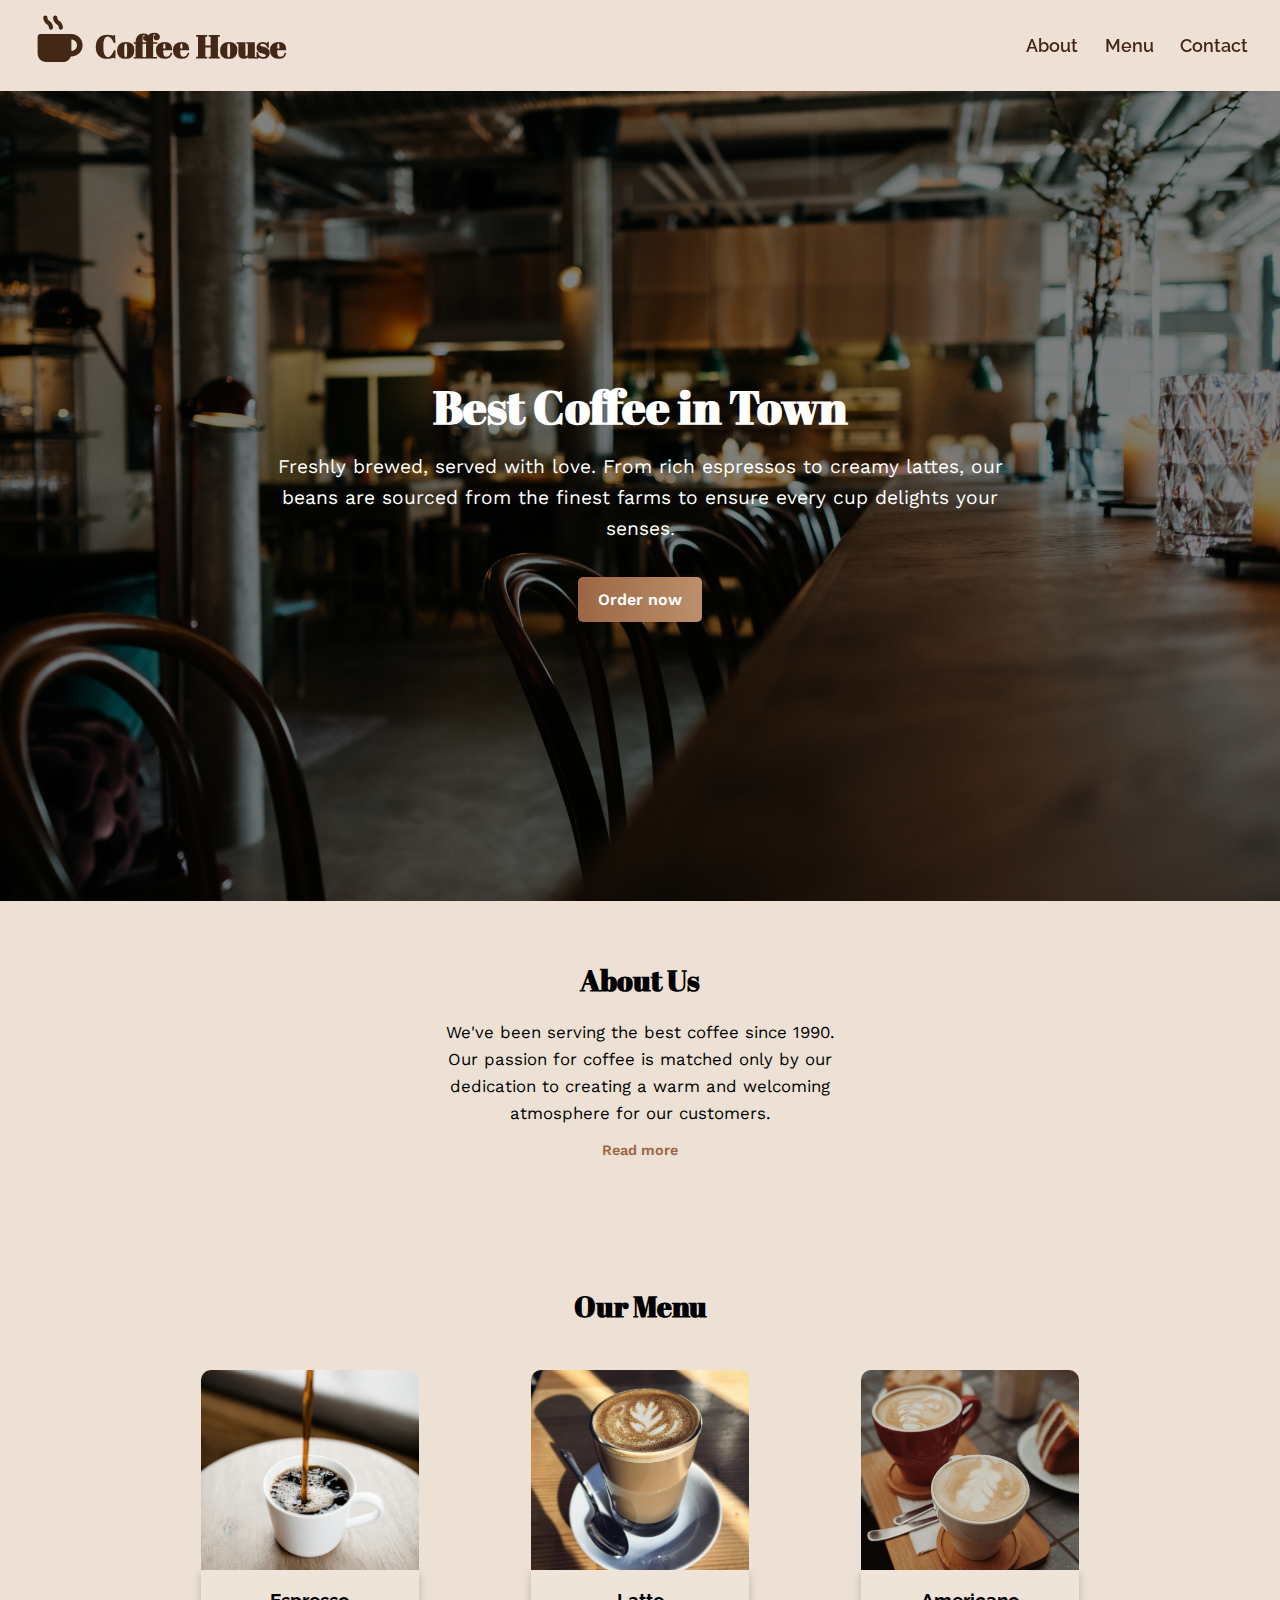
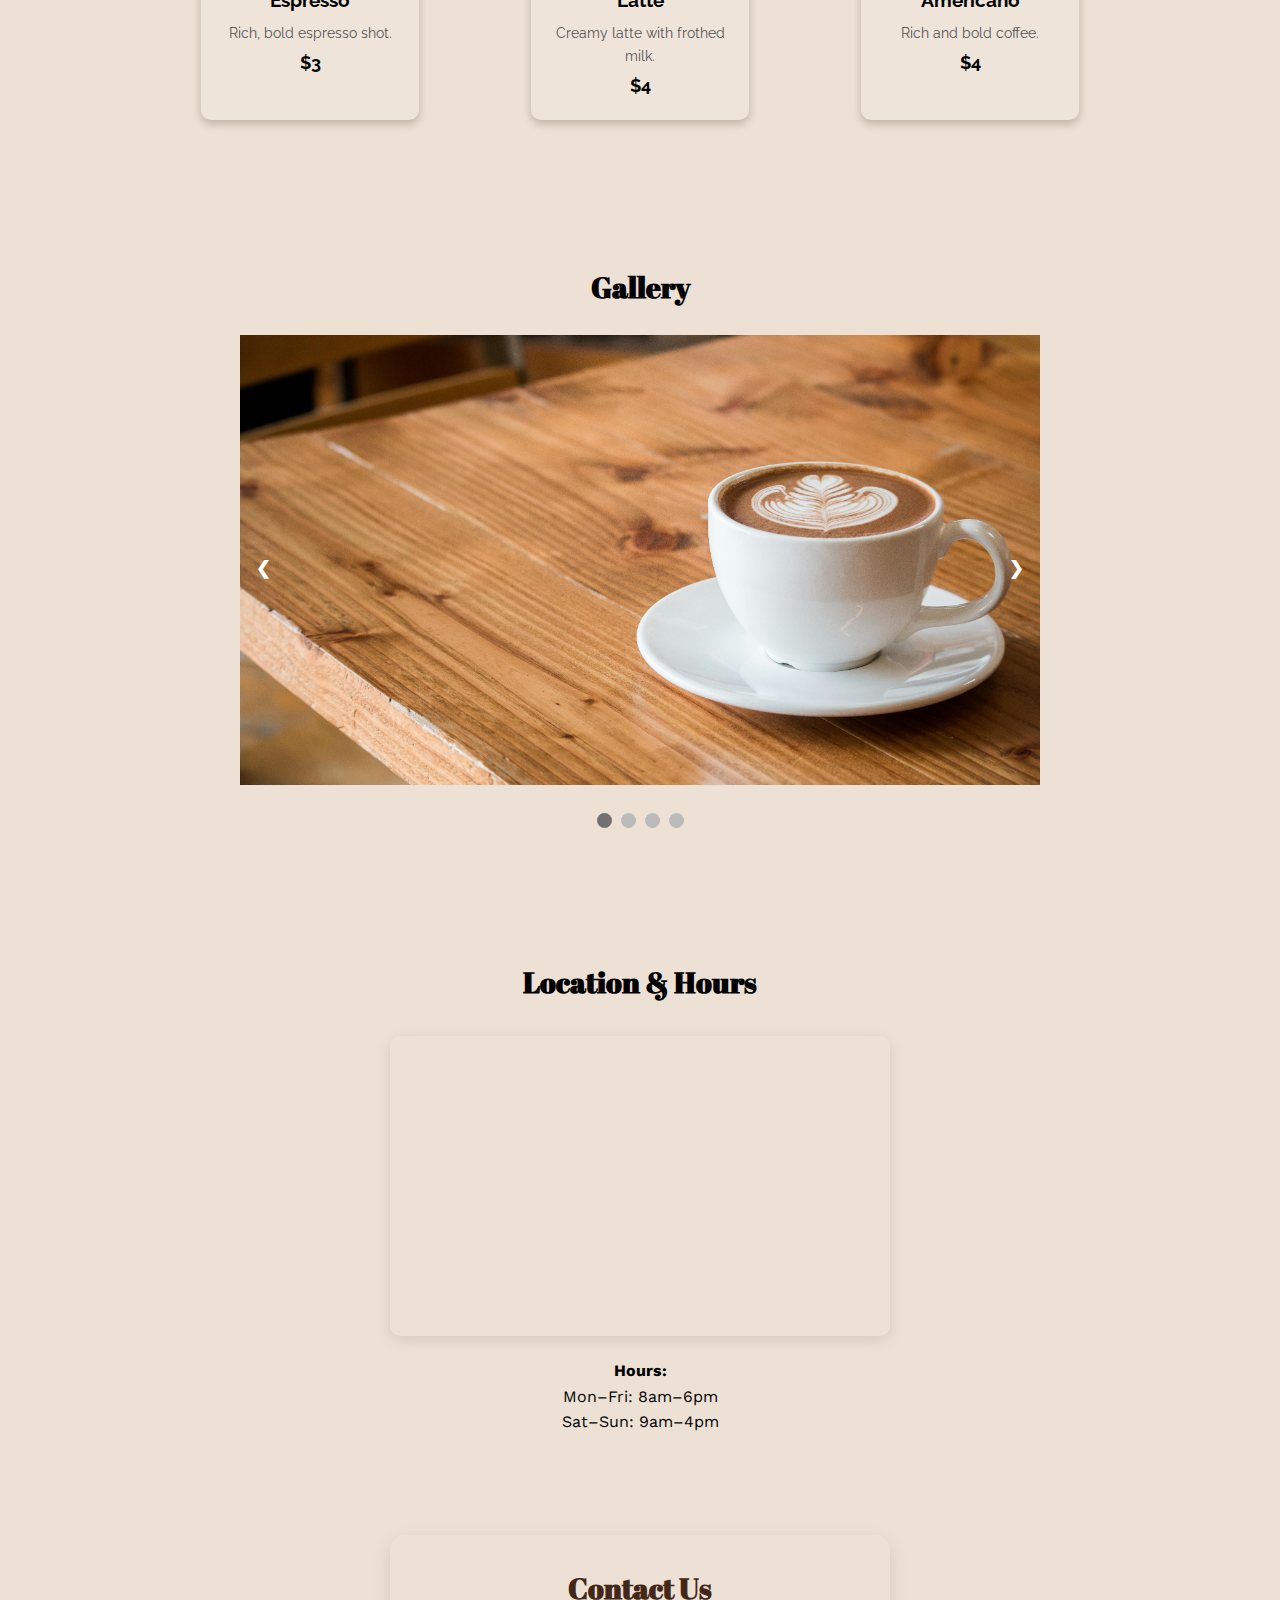
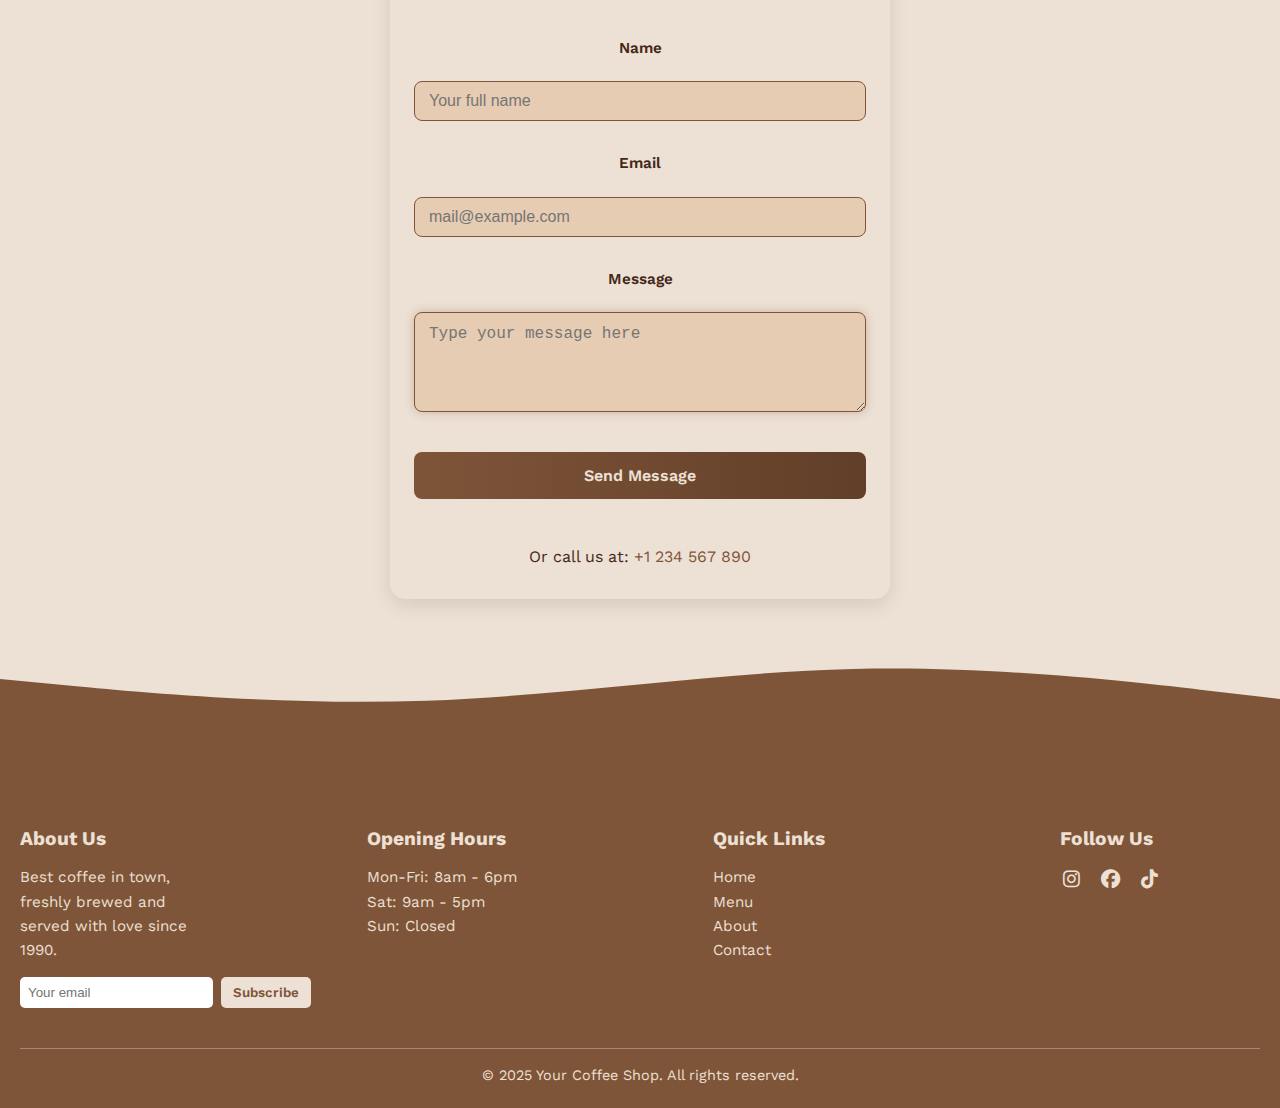
<file: coffee-landing/index.html>
<!DOCTYPE html>
<html lang="en">

<head>
    <meta charset="UTF-8">
    <meta name="viewport" content="width=device-width, initial-scale=1.0">
    <title>Coffee House</title>
    <link rel="stylesheet" href="styles.css">
    <script src="script.js" defer></script>
    <link rel="preconnect" href="https://fonts.googleapis.com">
    <link rel="preconnect" href="https://fonts.gstatic.com" crossorigin>
    <link href="https://fonts.googleapis.com/css2?family=Work+Sans:ital,wght@0,100..900;1,100..900&display=swap"
        rel="stylesheet">
    <link rel="preconnect" href="https://fonts.googleapis.com">
    <link rel="preconnect" href="https://fonts.gstatic.com" crossorigin>
    <link rel="preconnect" href="https://fonts.googleapis.com">
    <link rel="preconnect" href="https://fonts.gstatic.com" crossorigin>
    <link
        href="https://fonts.googleapis.com/css2?family=Cormorant+Garamond:ital,wght@0,300..700;1,300..700&family=Playfair+Display:ital,wght@0,400..900;1,400..900&family=Raleway:ital,wght@0,100..900;1,100..900&family=Work+Sans:ital,wght@0,100..900;1,100..900&display=swap"
        rel="stylesheet">
    <link rel="preconnect" href="https://fonts.googleapis.com">
    <link rel="preconnect" href="https://fonts.gstatic.com" crossorigin>
    <link
        href="https://fonts.googleapis.com/css2?family=Abril+Fatface&family=Cormorant+Garamond:ital,wght@0,300..700;1,300..700&family=Playfair+Display:ital,wght@0,400..900;1,400..900&family=Raleway:ital,wght@0,100..900;1,100..900&family=Work+Sans:ital,wght@0,100..900;1,100..900&display=swap"
        rel="stylesheet">
    <link rel="preconnect" href="https://fonts.googleapis.com">
    <link rel="preconnect" href="https://fonts.gstatic.com" crossorigin>
    <link
        href="https://fonts.googleapis.com/css2?family=Abril+Fatface&family=Cormorant+Garamond:ital,wght@0,300..700;1,300..700&family=Playfair+Display:ital,wght@0,400..900;1,400..900&family=Raleway:ital,wght@0,100..900;1,100..900&family=Work+Sans:ital,wght@0,100..900;1,100..900&display=swap"
        rel="stylesheet">
    <link rel="stylesheet" href="/fontawesome/css/all.min.css">
</head>
<body>
    <header>
        <div class="logo">
            <svg xmlns="http://www.w3.org/2000/svg" viewBox="0 0 576 512" class="logo-icon">
                <path
                    d="M152-16c-13.3 0-24 10.7-24 24 0 38.9 23.4 59.4 39.1 73.1l1.1 1c16.3 14.3 23.8 21.8 23.8 37.9 0 13.3 10.7 24 24 24s24-10.7 24-24c0-38.9-23.4-59.4-39.1-73.1l-1.1-1C183.5 31.7 176 24.1 176 8 176-5.3 165.3-16 152-16zM96 192c-17.7 0-32 14.3-32 32l0 192c0 53 43 96 96 96l192 0c41.8 0 77.4-26.7 90.5-64l5.5 0c70.7 0 128-57.3 128-128S518.7 192 448 192L96 192zM448 384l0-128c35.3 0 64 28.7 64 64s-28.7 64-64 64zM288 8c0-13.3-10.7-24-24-24S240-5.3 240 8c0 38.9 23.4 59.4 39.1 73.1l1.1 1c16.3 14.3 23.8 21.8 23.8 37.9 0 13.3 10.7 24 24 24s24-10.7 24-24c0-38.9-23.4-59.4-39.1-73.1l-1.1-1C295.5 31.7 288 24.1 288 8z" />
            </svg>
            <span class="logo-text">Coffee House</span>
        </div>
        
        <nav>
            <a href="#about" class="header-link">About</a>
            <a href="#menu" class="header-link">Menu</a>
            <a href="#contact" class="header-link">Contact</a>
        </nav>
    </header>

    <section class="hero" id="hero">
        <div class="content">
        <h1>Best Coffee in Town</h1>
        <p>Freshly brewed, served with love. From rich espressos to creamy lattes, our beans are sourced from the finest farms to ensure every cup delights your senses.</p>
        <a href="#menu" class="btn">Order now</a>
        </div>
    </section>
    <section class="about" id="about">
        <h2>About Us</h2>
        <p>We've been serving the best coffee since 1990. Our passion for coffee is matched only by our dedication to
            creating a warm and welcoming atmosphere for our customers.</p>
        <div class="about-more" aria-hidden="true">
            <p>Every cup is made with care, using beans roasted to perfection. Whether you're here for a quick espresso or
                to sit back with a cappuccino, you'll feel right at home in our cozy café.</p>
            <p>Our team believes in sustainability and supporting local communities. We work closely with coffee farmers to
                ensure fair practices and premium quality. Come taste the difference in every sip!</p>
        </div>
        <button class="about-toggle" aria-expanded="false">Read more</button>
    </section>
    <section class="menu" id="menu">
        <h2>Our Menu</h2>
        <div class="menu-items">
            <div class="menu-item">
                <img src="imgs/espresso.jpg" alt="Espresso">
                <div class="card-description">
                    <h3>Espresso</h3>
                    <p>Rich, bold espresso shot.</p>
                    <span>$3</span>
                </div>
            </div>
            <div class="menu-item">
                <img src="imgs/latte.jpg" alt="Latte">
                <div class="card-description">
                    <h3>Latte</h3>
                    <p>Creamy latte with frothed milk.</p>
                    <span>$4</span>
                </div>
            </div>
            <div class="menu-item">
                <img src="imgs/americano.jpg" alt="Latte">
                <div class="card-description">
                    <h3>Americano</h3>
                    <p>Rich and bold coffee.</p>
                    <span>$4</span>
                </div>
            </div>
        </div>
    </section>
    <section class="gallery" id="gallery">
        <h2>Gallery</h2>
        <div id="carouselContainer">    
        <div id="imageContainer">
            <div class="slide"><img src="./imgs/coffee1.jpg" loading="lazy" alt="Coffee cup"></div>
            <div class="slide"><img src="./imgs/interior1.jpg" loading="lazy" alt="Cafe interior"></div>
            <div class="slide"><img src="./imgs/coffee2.jpg" loading="lazy" alt="Latte art"></div>
            <div class="slide"><img src="./imgs/interior2.jpg" loading="lazy" alt="Cafe seating"></div>
        </div>
        <a class="prev" onclick="plusSlides(-1)">&#10094;</a>
        <a class="next" onclick="plusSlides(1)">&#10095;</a>
    </div>
    <div style="text-align: center;">
        <span class="dot" onclick="currentSlide(1)"></span>
        <span class="dot" onclick="currentSlide(2)"></span>
        <span class="dot" onclick="currentSlide(3)"></span>
        <span class="dot" onclick="currentSlide(4)"></span>
    </div>
    </section>
    <section class="location" id="location">
        <h2>Location & Hours</h2>
        <div class="location-block">
            <div class="map-container">
                <iframe src="https://www.google.com/maps/embed?pb=YOUR_MAP_EMBED_CODE" width="100%" height="300"
                    style="border:0;" allowfullscreen="" loading="lazy"></iframe>
            </div>
            <div class="hours">
                <p><strong>Hours:</strong></p>
                <p>Mon–Fri: 8am–6pm</p>
                <p>Sat–Sun: 9am–4pm</p>
            </div>
        </div>
    </section>
    <section class="contact" id="contact">
        <h2>Contact Us</h2>
        <form action="https://formspree.io/f/xpwowbqe" method="POST" id="contact-form">
            <label for="name">Name</label>
            <input type="text" id="name" name="name" required placeholder="Your full name">
            <label for="email">Email</label>
            <input type="email" id="email" name="email" required placeholder="mail@example.com">
    
            <label for="message">Message</label>
            <textarea id="message" name="message" required placeholder="Type your message here"></textarea>
    
            <button type="submit">Send Message</button>

            <p id="contact-form-status"></p>
        </form>
        <p>Or call us at: <a href="tel:+1234567890">+1 234 567 890</a></p>
    </section>
    <svg class="wave-top" preserveAspectRatio="none" xmlns="http://www.w3.org/2000/svg" viewBox="0 0 1440 320"><path fill="currentColor" fill-opacity="1" d="M0,128L80,149.3C160,171,320,213,480,197.3C640,181,800,107,960,96C1120,85,1280,139,1360,165.3L1440,192L1440,320L1360,320C1280,320,1120,320,960,320C800,320,640,320,480,320C320,320,160,320,80,320L0,320Z"></path></svg>
    <footer class="footer">
        <div class="footer-container">
            <div class="footer-column">
                <h3>About Us</h3>
                <p>Best coffee in town, freshly brewed and served with love since 1990.</p>
                <form class="newsletter-form">
                    <input type="email" placeholder="Your email" aria-label="Email for newsletter"/>
                    <button type="submit">Subscribe</button>
                </form>
            </div>
    
            <div class="footer-column">
                <h3>Opening Hours</h3>
                <ul>
                    <li>Mon-Fri: 8am - 6pm</li>
                    <li>Sat: 9am - 5pm</li>
                    <li>Sun: Closed</li>
                </ul>
            </div>
    
            <div class="footer-column">
                <h3>Quick Links</h3>
                <ul>
                    <li><a href="#hero">Home</a></li>
                    <li><a href="#menu">Menu</a></li>
                    <li><a href="#about">About</a></li>
                    <li><a href="#contact">Contact</a></li>
                </ul>
            </div>
    
            <div class="footer-column">
                <h3>Follow Us</h3>
                <div class="social-icons">
                    <a href="#" target="_blank"><i class="fab fa-instagram"></i></a>
                    <a href="#" target="_blank"><i class="fab fa-facebook"></i></a>
                    <a href="#" target="_blank"><i class="fab fa-tiktok"></i></a>
                </div>
            </div>
        </div>
    
        <div class="footer-bottom">
            <p>© 2025 Your Coffee Shop. All rights reserved.</p>
        </div>
    </footer>
</body>
</html>
</file>
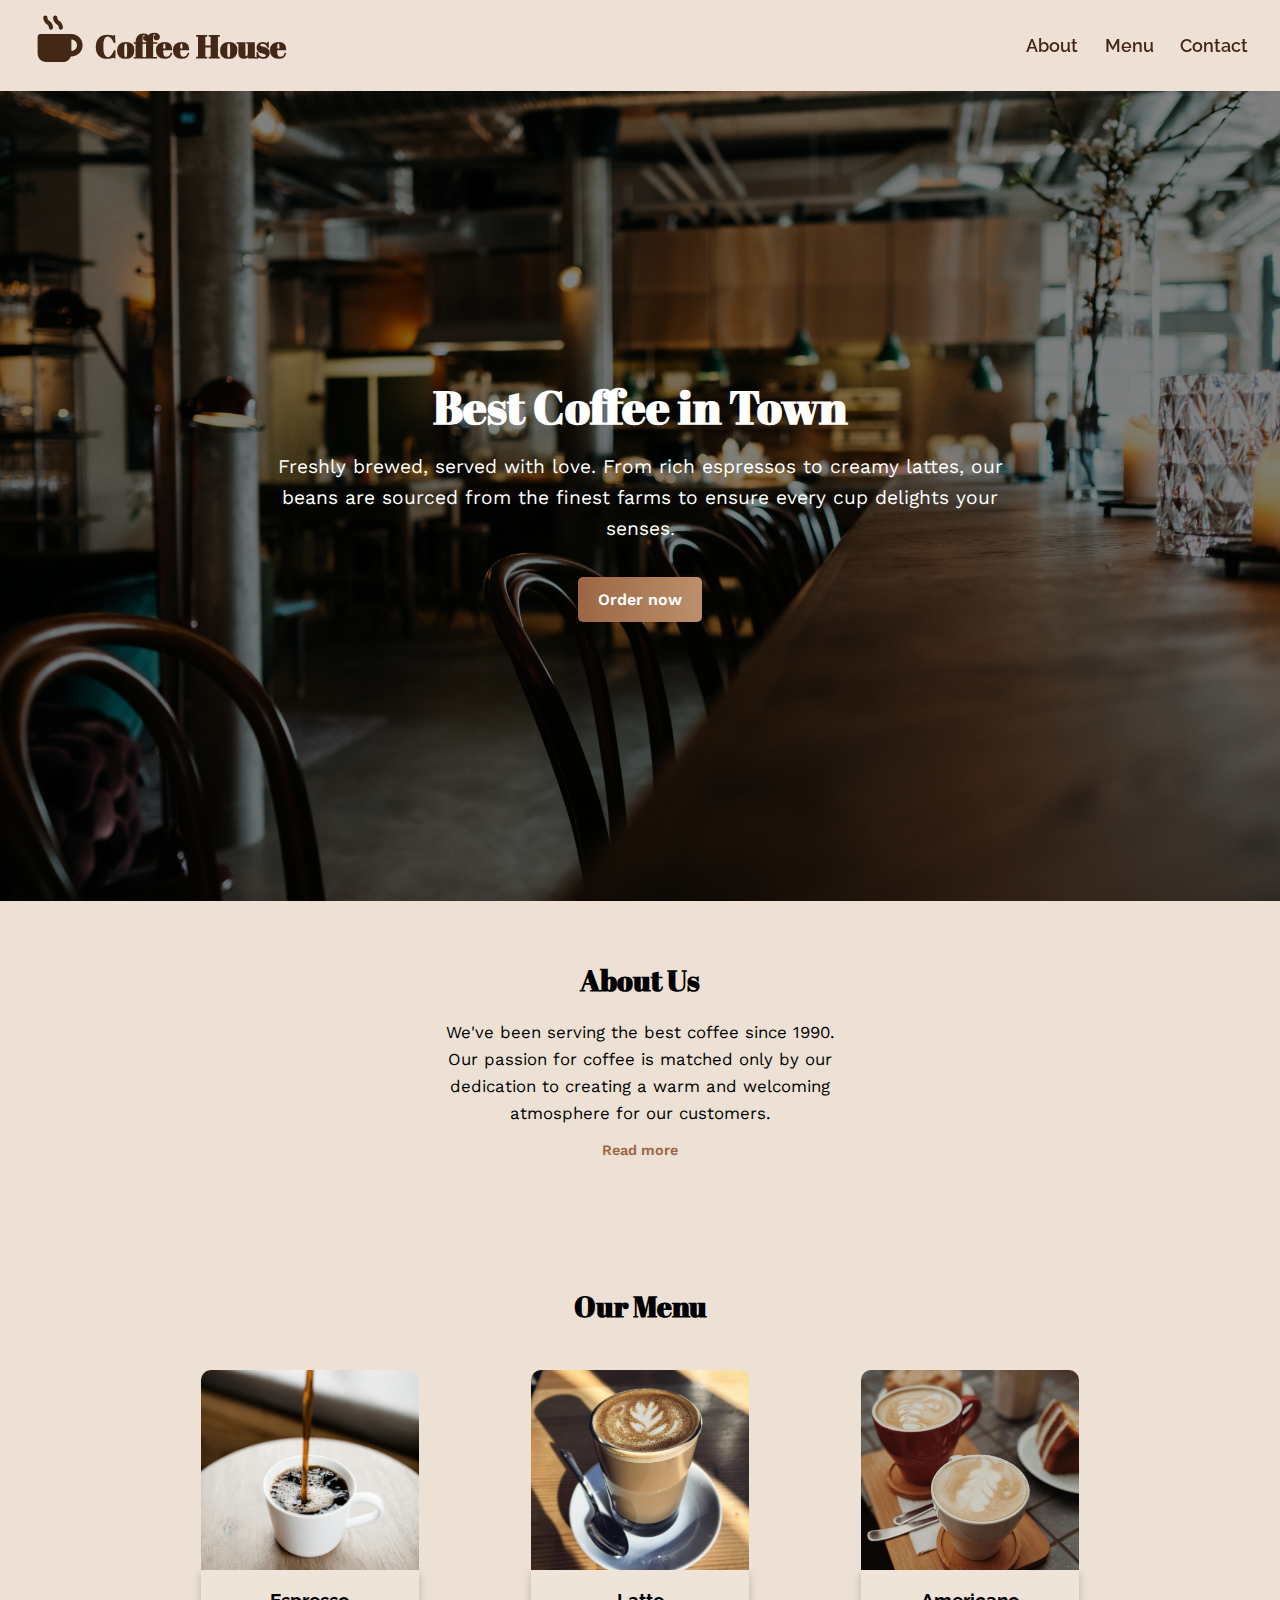
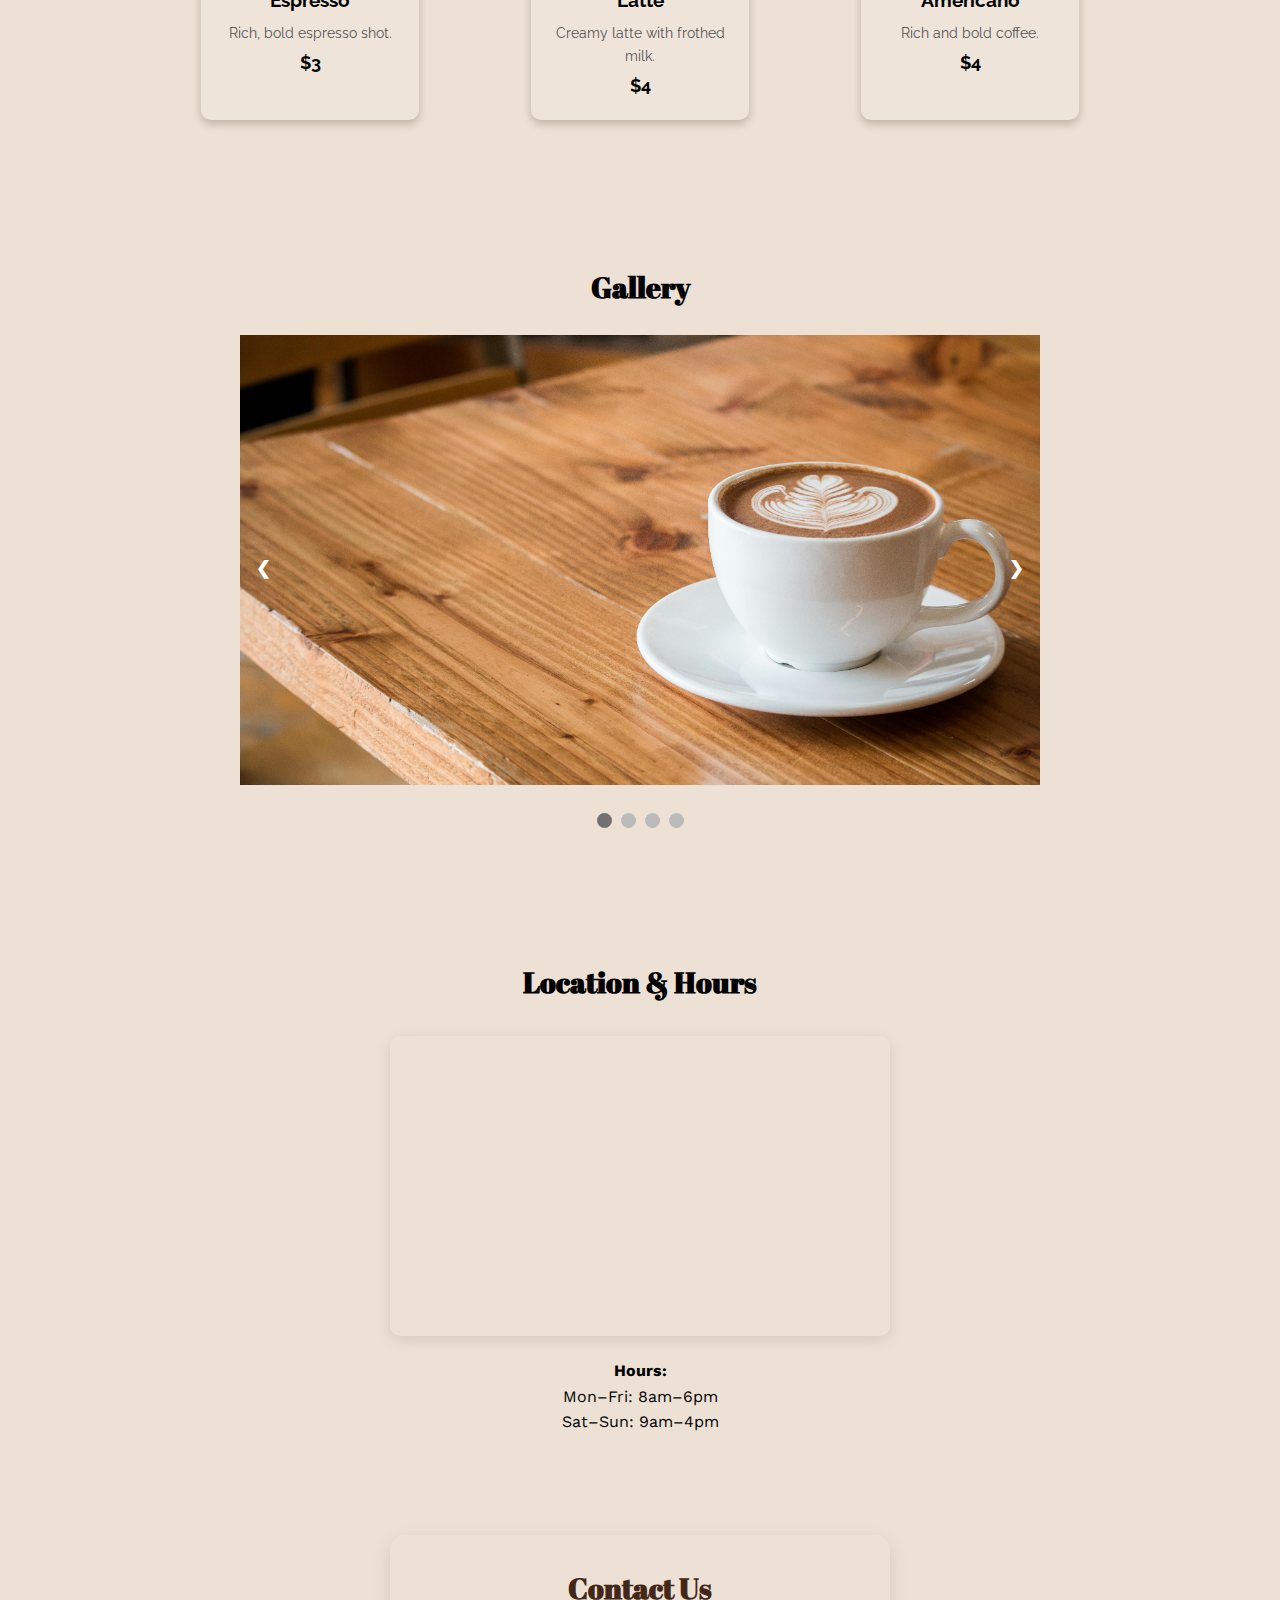
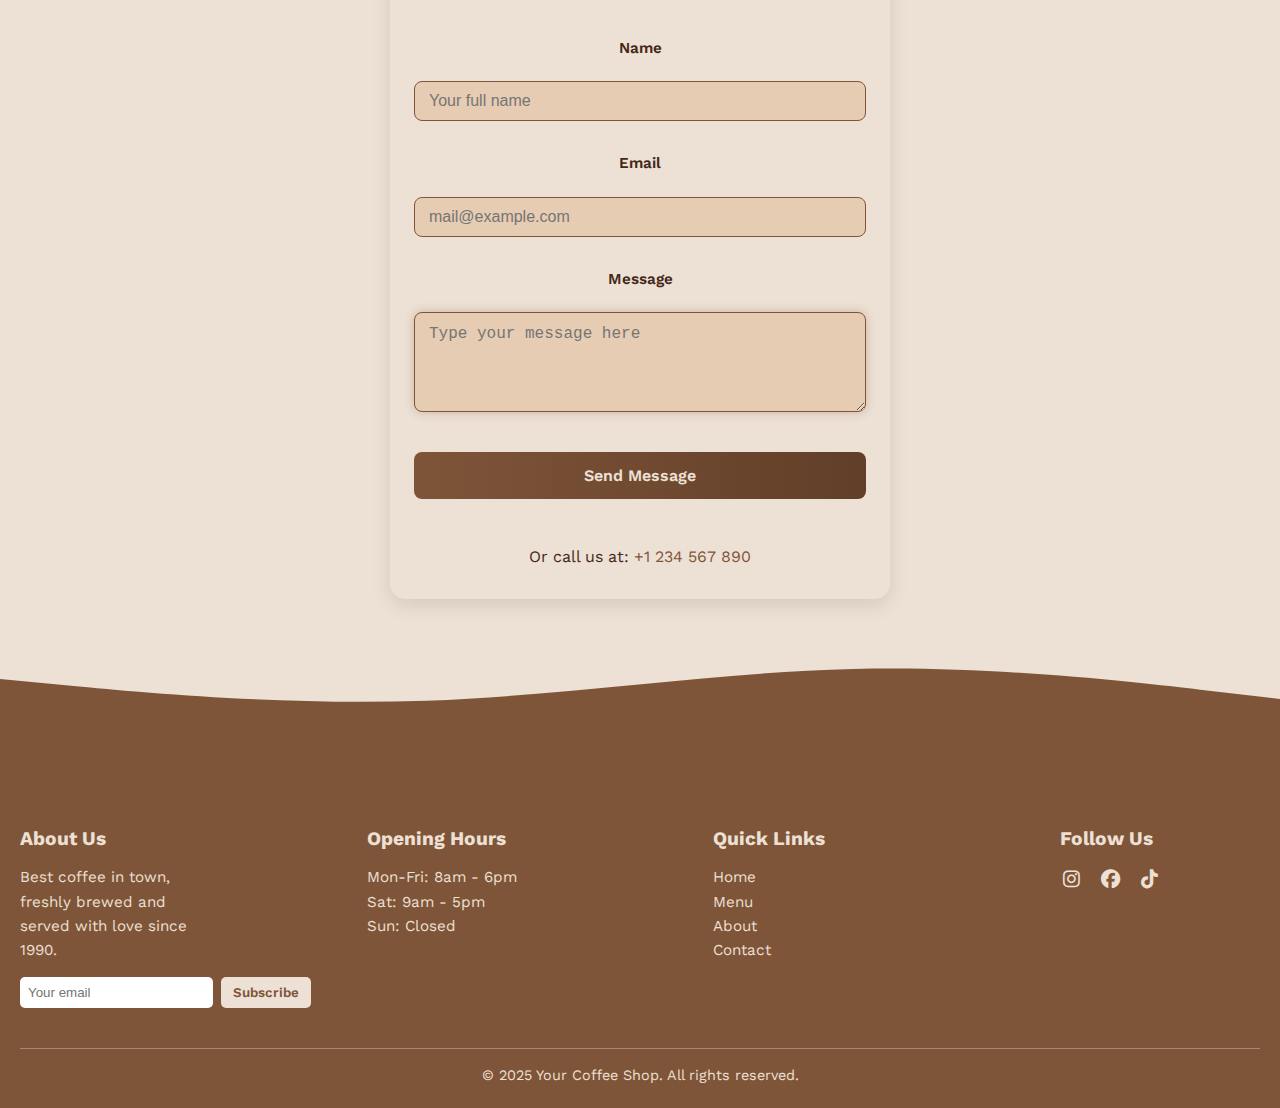
<file: coffeeshop-landing/index.html>
<!DOCTYPE html>
<html lang="en">

<head>
    <meta charset="UTF-8">
    <meta name="viewport" content="width=device-width, initial-scale=1.0">
    <title>Coffee House</title>
    <link rel="stylesheet" href="styles.css">
    <script src="script.js" defer></script>
    <link rel="preconnect" href="https://fonts.googleapis.com">
    <link rel="preconnect" href="https://fonts.gstatic.com" crossorigin>
    <link href="https://fonts.googleapis.com/css2?family=Work+Sans:ital,wght@0,100..900;1,100..900&display=swap"
        rel="stylesheet">
    <link rel="preconnect" href="https://fonts.googleapis.com">
    <link rel="preconnect" href="https://fonts.gstatic.com" crossorigin>
    <link rel="preconnect" href="https://fonts.googleapis.com">
    <link rel="preconnect" href="https://fonts.gstatic.com" crossorigin>
    <link
        href="https://fonts.googleapis.com/css2?family=Cormorant+Garamond:ital,wght@0,300..700;1,300..700&family=Playfair+Display:ital,wght@0,400..900;1,400..900&family=Raleway:ital,wght@0,100..900;1,100..900&family=Work+Sans:ital,wght@0,100..900;1,100..900&display=swap"
        rel="stylesheet">
    <link rel="preconnect" href="https://fonts.googleapis.com">
    <link rel="preconnect" href="https://fonts.gstatic.com" crossorigin>
    <link
        href="https://fonts.googleapis.com/css2?family=Abril+Fatface&family=Cormorant+Garamond:ital,wght@0,300..700;1,300..700&family=Playfair+Display:ital,wght@0,400..900;1,400..900&family=Raleway:ital,wght@0,100..900;1,100..900&family=Work+Sans:ital,wght@0,100..900;1,100..900&display=swap"
        rel="stylesheet">
    <link rel="preconnect" href="https://fonts.googleapis.com">
    <link rel="preconnect" href="https://fonts.gstatic.com" crossorigin>
    <link
        href="https://fonts.googleapis.com/css2?family=Abril+Fatface&family=Cormorant+Garamond:ital,wght@0,300..700;1,300..700&family=Playfair+Display:ital,wght@0,400..900;1,400..900&family=Raleway:ital,wght@0,100..900;1,100..900&family=Work+Sans:ital,wght@0,100..900;1,100..900&display=swap"
        rel="stylesheet">
    <link rel="stylesheet" href="./fontawesome/css/all.min.css">
</head>
<body>
    <header>
        <div class="logo">
            <svg xmlns="http://www.w3.org/2000/svg" viewBox="0 0 576 512" class="logo-icon">
                <path
                    d="M152-16c-13.3 0-24 10.7-24 24 0 38.9 23.4 59.4 39.1 73.1l1.1 1c16.3 14.3 23.8 21.8 23.8 37.9 0 13.3 10.7 24 24 24s24-10.7 24-24c0-38.9-23.4-59.4-39.1-73.1l-1.1-1C183.5 31.7 176 24.1 176 8 176-5.3 165.3-16 152-16zM96 192c-17.7 0-32 14.3-32 32l0 192c0 53 43 96 96 96l192 0c41.8 0 77.4-26.7 90.5-64l5.5 0c70.7 0 128-57.3 128-128S518.7 192 448 192L96 192zM448 384l0-128c35.3 0 64 28.7 64 64s-28.7 64-64 64zM288 8c0-13.3-10.7-24-24-24S240-5.3 240 8c0 38.9 23.4 59.4 39.1 73.1l1.1 1c16.3 14.3 23.8 21.8 23.8 37.9 0 13.3 10.7 24 24 24s24-10.7 24-24c0-38.9-23.4-59.4-39.1-73.1l-1.1-1C295.5 31.7 288 24.1 288 8z" />
            </svg>
            <span class="logo-text">Coffee House</span>
        </div>
        
        <nav>
            <a href="#about" class="header-link">About</a>
            <a href="#menu" class="header-link">Menu</a>
            <a href="#contact" class="header-link">Contact</a>
        </nav>
    </header>

    <section class="hero" id="hero">
        <div class="content">
        <h1>Best Coffee in Town</h1>
        <p>Freshly brewed, served with love. From rich espressos to creamy lattes, our beans are sourced from the finest farms to ensure every cup delights your senses.</p>
        <a href="#menu" class="btn">Order now</a>
        </div>
    </section>
    <section class="about" id="about">
        <h2>About Us</h2>
        <p>We've been serving the best coffee since 1990. Our passion for coffee is matched only by our dedication to
            creating a warm and welcoming atmosphere for our customers.</p>
        <div class="about-more" aria-hidden="true">
            <p>Every cup is made with care, using beans roasted to perfection. Whether you're here for a quick espresso or
                to sit back with a cappuccino, you'll feel right at home in our cozy café.</p>
            <p>Our team believes in sustainability and supporting local communities. We work closely with coffee farmers to
                ensure fair practices and premium quality. Come taste the difference in every sip!</p>
        </div>
        <button class="about-toggle" aria-expanded="false">Read more</button>
    </section>
    <section class="menu" id="menu">
        <h2>Our Menu</h2>
        <div class="menu-items">
            <div class="menu-item">
                <img src="imgs/espresso.jpg" alt="Espresso">
                <div class="card-description">
                    <h3>Espresso</h3>
                    <p>Rich, bold espresso shot.</p>
                    <span>$3</span>
                </div>
            </div>
            <div class="menu-item">
                <img src="imgs/latte.jpg" alt="Latte">
                <div class="card-description">
                    <h3>Latte</h3>
                    <p>Creamy latte with frothed milk.</p>
                    <span>$4</span>
                </div>
            </div>
            <div class="menu-item">
                <img src="imgs/americano.jpg" alt="Latte">
                <div class="card-description">
                    <h3>Americano</h3>
                    <p>Rich and bold coffee.</p>
                    <span>$4</span>
                </div>
            </div>
        </div>
    </section>
    <section class="gallery" id="gallery">
        <h2>Gallery</h2>
        <div id="carouselContainer">    
        <div id="imageContainer">
            <div class="slide"><img src="./imgs/coffee1.jpg" loading="lazy" alt="Coffee cup"></div>
            <div class="slide"><img src="./imgs/interior1.jpg" loading="lazy" alt="Cafe interior"></div>
            <div class="slide"><img src="./imgs/coffee2.jpg" loading="lazy" alt="Latte art"></div>
            <div class="slide"><img src="./imgs/interior2.jpg" loading="lazy" alt="Cafe seating"></div>
        </div>
        <a class="prev" onclick="plusSlides(-1)">&#10094;</a>
        <a class="next" onclick="plusSlides(1)">&#10095;</a>
    </div>
    <div style="text-align: center;">
        <span class="dot" onclick="currentSlide(1)"></span>
        <span class="dot" onclick="currentSlide(2)"></span>
        <span class="dot" onclick="currentSlide(3)"></span>
        <span class="dot" onclick="currentSlide(4)"></span>
    </div>
    </section>
    <section class="location" id="location">
        <h2>Location & Hours</h2>
        <div class="location-block">
            <div class="map-container">
                <iframe src="https://www.google.com/maps/embed?pb=YOUR_MAP_EMBED_CODE" width="100%" height="300"
                    style="border:0;" allowfullscreen="" loading="lazy"></iframe>
            </div>
            <div class="hours">
                <p><strong>Hours:</strong></p>
                <p>Mon–Fri: 8am–6pm</p>
                <p>Sat–Sun: 9am–4pm</p>
            </div>
        </div>
    </section>
    <section class="contact" id="contact">
        <h2>Contact Us</h2>
        <form action="https://formspree.io/f/xpwowbqe" method="POST" id="contact-form">
            <label for="name">Name</label>
            <input type="text" id="name" name="name" required placeholder="Your full name">
            <label for="email">Email</label>
            <input type="email" id="email" name="email" required placeholder="mail@example.com">
    
            <label for="message">Message</label>
            <textarea id="message" name="message" required placeholder="Type your message here"></textarea>
    
            <button type="submit">Send Message</button>

            <p id="contact-form-status"></p>
        </form>
        <p>Or call us at: <a href="tel:+1234567890">+1 234 567 890</a></p>
    </section>
    <svg class="wave-top" preserveAspectRatio="none" xmlns="http://www.w3.org/2000/svg" viewBox="0 0 1440 320"><path fill="currentColor" fill-opacity="1" d="M0,128L80,149.3C160,171,320,213,480,197.3C640,181,800,107,960,96C1120,85,1280,139,1360,165.3L1440,192L1440,320L1360,320C1280,320,1120,320,960,320C800,320,640,320,480,320C320,320,160,320,80,320L0,320Z"></path></svg>
    <footer class="footer">
        <div class="footer-container">
            <div class="footer-column">
                <h3>About Us</h3>
                <p>Best coffee in town, freshly brewed and served with love since 1990.</p>
                <form class="newsletter-form">
                    <input type="email" placeholder="Your email" aria-label="Email for newsletter"/>
                    <button type="submit">Subscribe</button>
                </form>
            </div>
    
            <div class="footer-column">
                <h3>Opening Hours</h3>
                <ul>
                    <li>Mon-Fri: 8am - 6pm</li>
                    <li>Sat: 9am - 5pm</li>
                    <li>Sun: Closed</li>
                </ul>
            </div>
    
            <div class="footer-column">
                <h3>Quick Links</h3>
                <ul>
                    <li><a href="#hero">Home</a></li>
                    <li><a href="#menu">Menu</a></li>
                    <li><a href="#about">About</a></li>
                    <li><a href="#contact">Contact</a></li>
                </ul>
            </div>
    
            <div class="footer-column">
                <h3>Follow Us</h3>
                <div class="social-icons">
                    <a href="#" target="_blank"><i class="fab fa-instagram"></i></a>
                    <a href="#" target="_blank"><i class="fab fa-facebook"></i></a>
                    <a href="#" target="_blank"><i class="fab fa-tiktok"></i></a>
                </div>
            </div>
        </div>
    
        <div class="footer-bottom">
            <p>© 2025 Your Coffee Shop. All rights reserved.</p>
        </div>
    </footer>
</body>
</html>
</file>
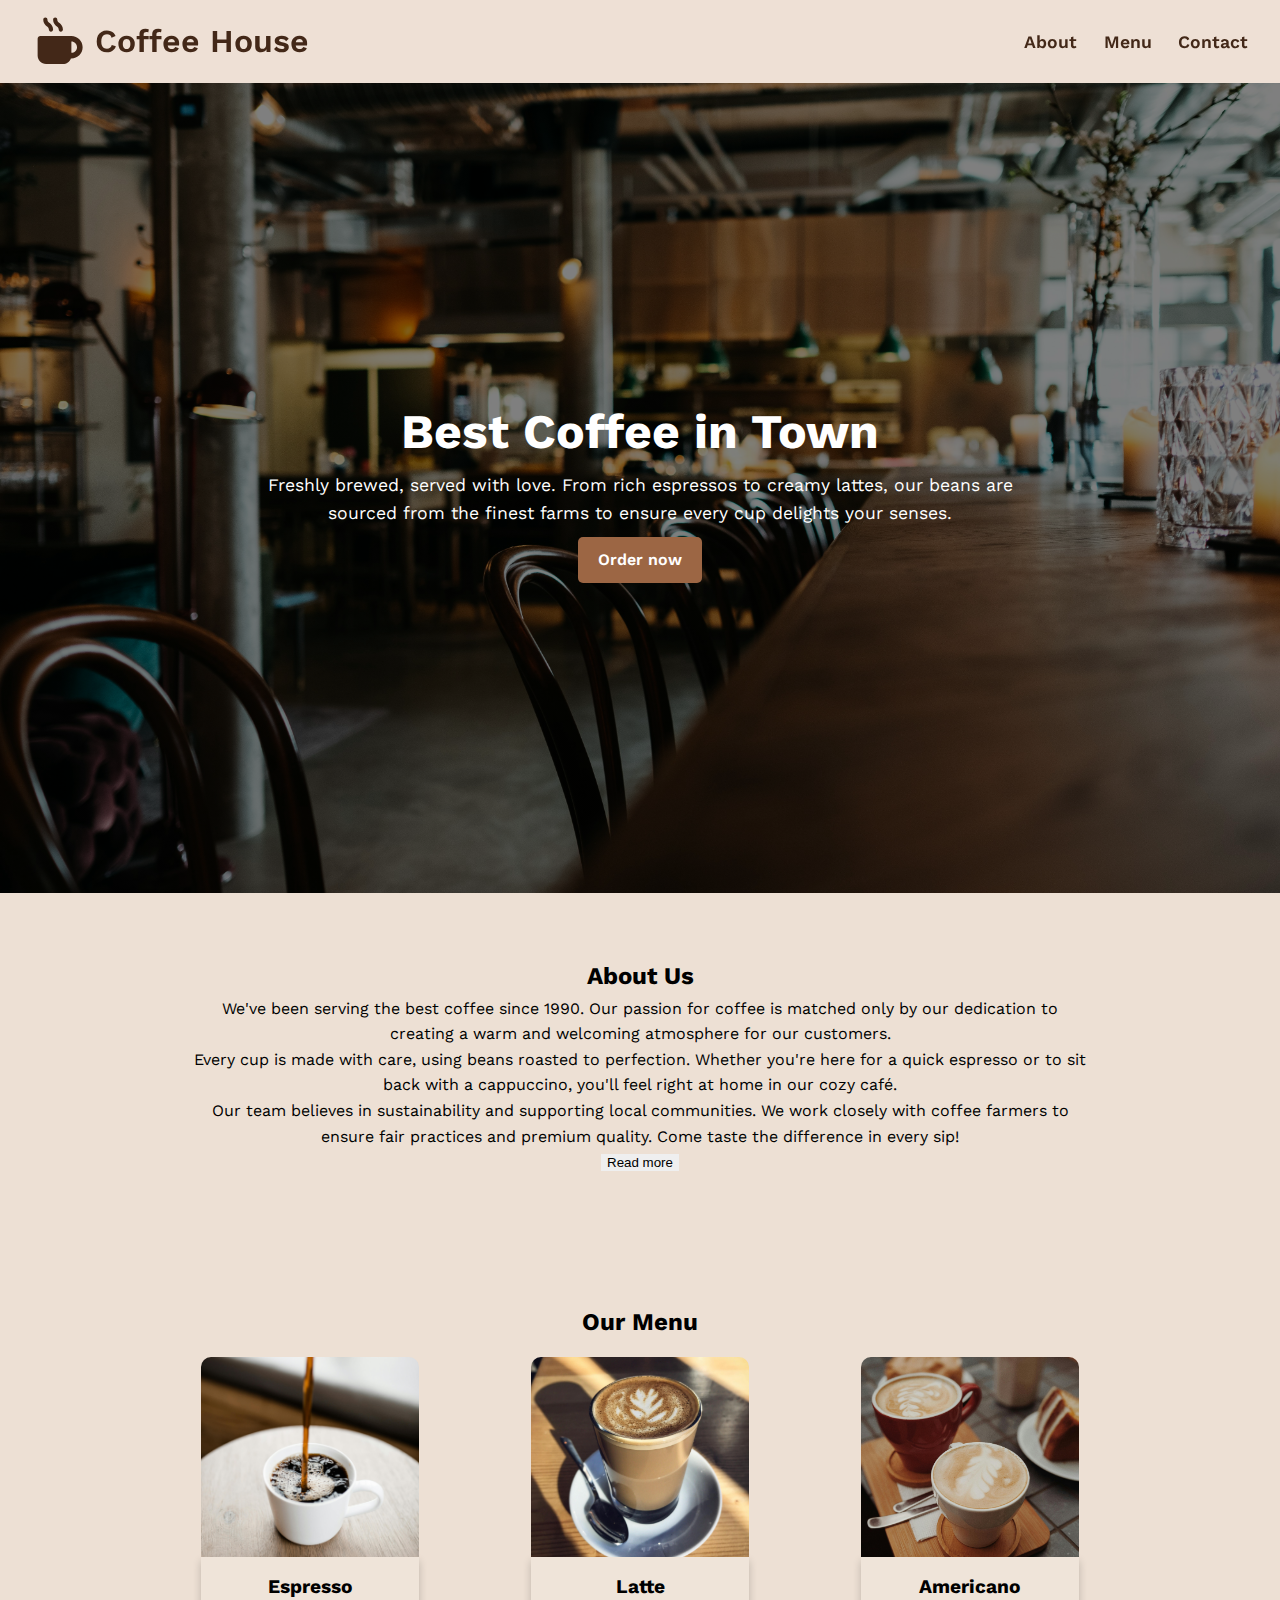
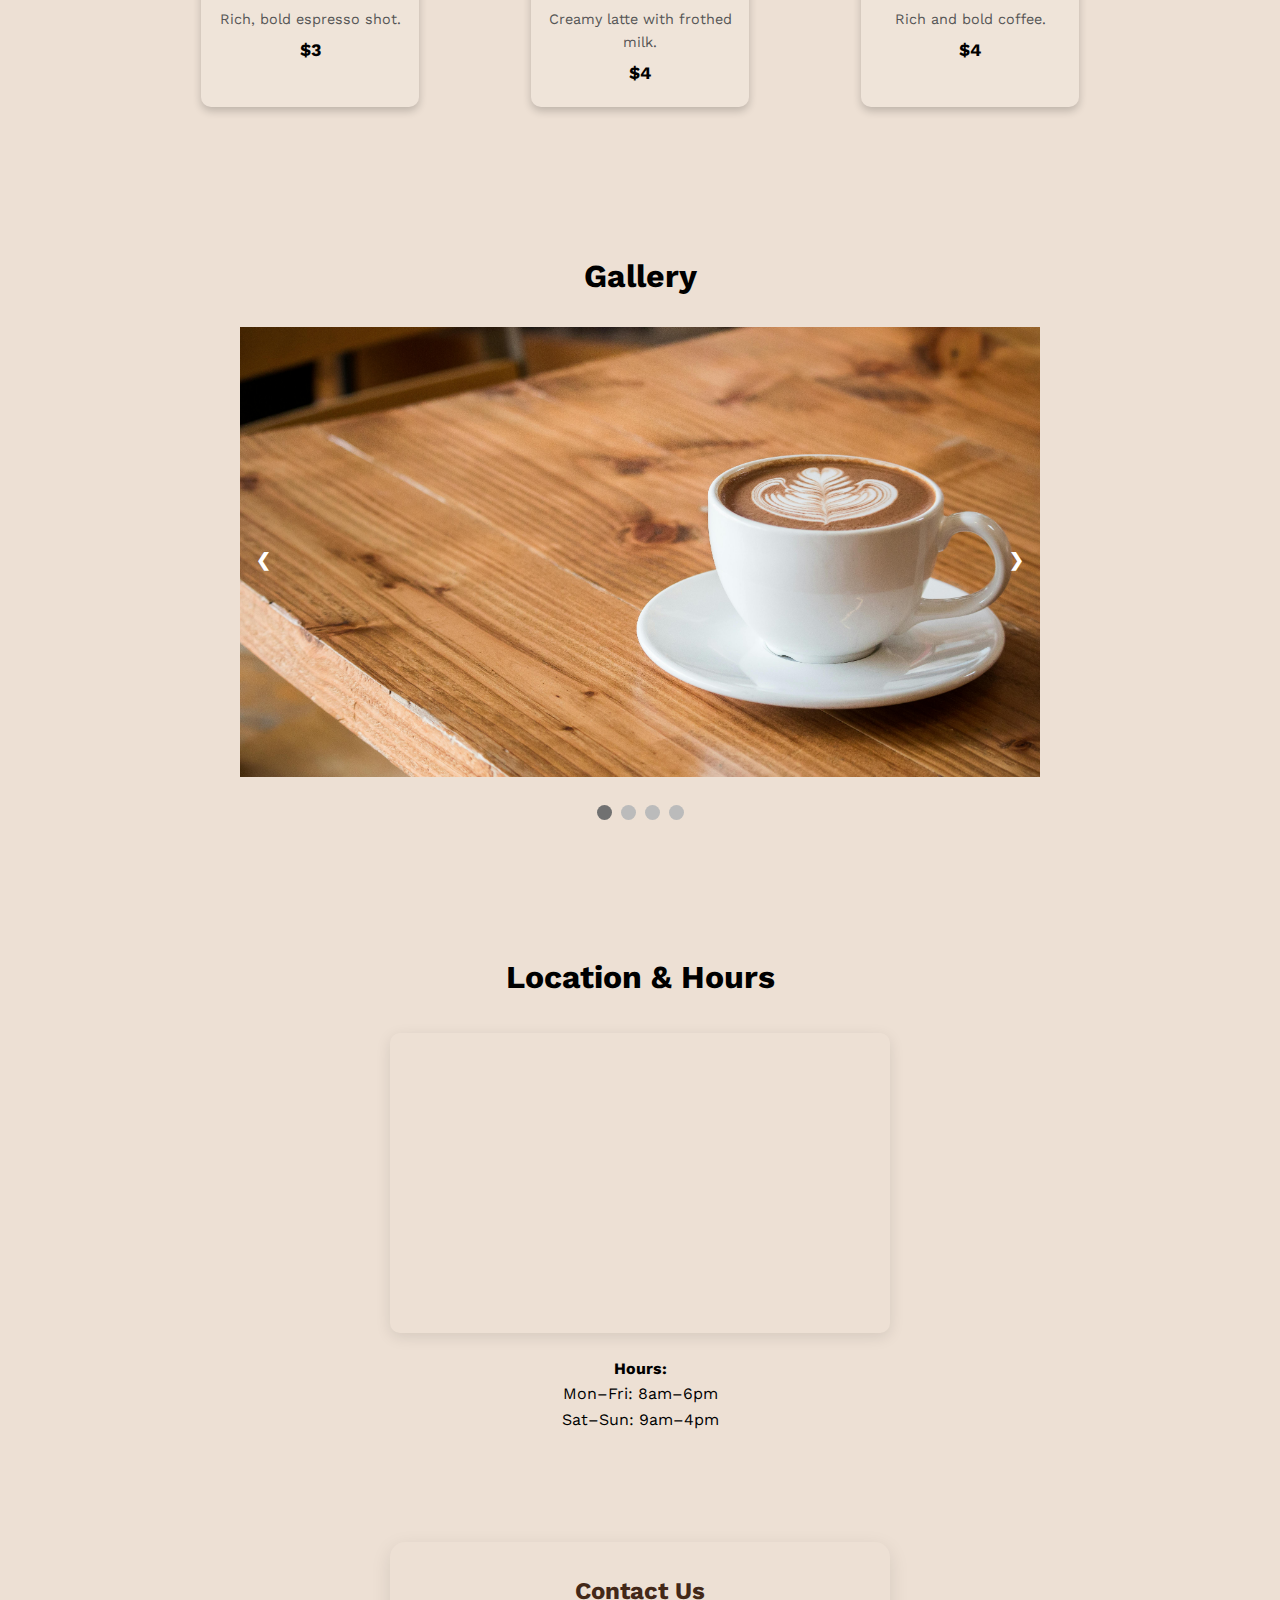
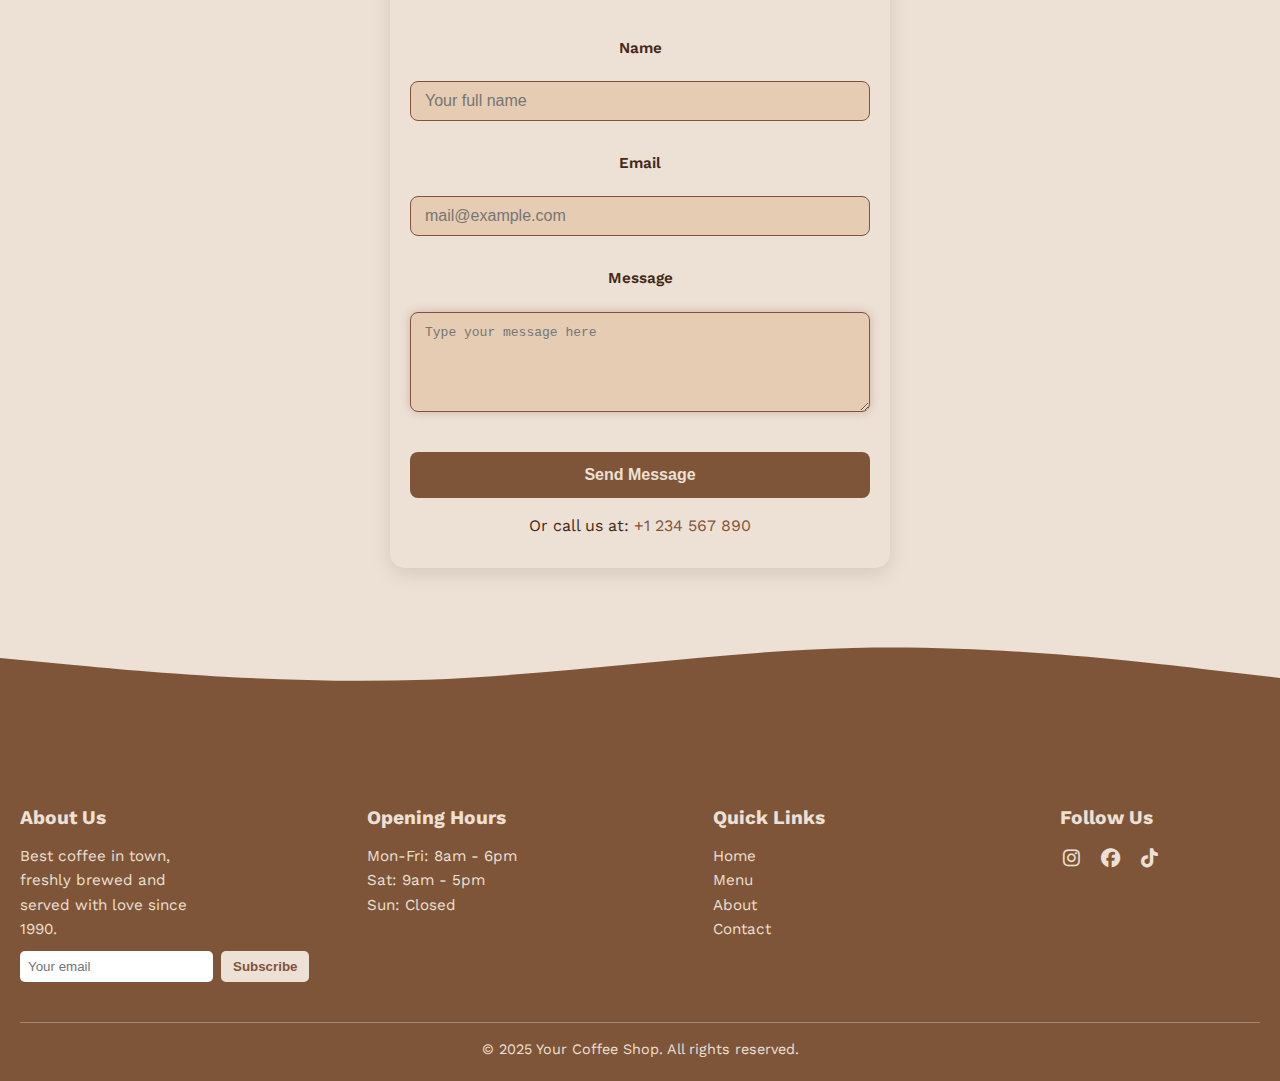
<file: small-business-landing/index.html>
<!DOCTYPE html>
<html lang="en">

<head>
    <meta charset="UTF-8">
    <meta name="viewport" content="width=device-width, initial-scale=1.0">
    <title>Coffee House</title>
    <link rel="stylesheet" href="styles.css">
    <script src="script.js" defer></script>
    <link rel="preconnect" href="https://fonts.googleapis.com">
    <link rel="preconnect" href="https://fonts.gstatic.com" crossorigin>
    <link href="https://fonts.googleapis.com/css2?family=Work+Sans:ital,wght@0,100..900;1,100..900&display=swap"
        rel="stylesheet">
    <link rel="preconnect" href="https://fonts.googleapis.com">
    <link rel="preconnect" href="https://fonts.gstatic.com" crossorigin>
    <link rel="preconnect" href="https://fonts.googleapis.com">
    <link rel="preconnect" href="https://fonts.gstatic.com" crossorigin>
    <link
        href="https://fonts.googleapis.com/css2?family=Cormorant+Garamond:ital,wght@0,300..700;1,300..700&family=Playfair+Display:ital,wght@0,400..900;1,400..900&family=Raleway:ital,wght@0,100..900;1,100..900&family=Work+Sans:ital,wght@0,100..900;1,100..900&display=swap"
        rel="stylesheet">
    <link rel="preconnect" href="https://fonts.googleapis.com">
    <link rel="preconnect" href="https://fonts.gstatic.com" crossorigin>
    <link
        href="https://fonts.googleapis.com/css2?family=Abril+Fatface&family=Cormorant+Garamond:ital,wght@0,300..700;1,300..700&family=Playfair+Display:ital,wght@0,400..900;1,400..900&family=Raleway:ital,wght@0,100..900;1,100..900&family=Work+Sans:ital,wght@0,100..900;1,100..900&display=swap"
        rel="stylesheet">
    <link rel="preconnect" href="https://fonts.googleapis.com">
    <link rel="preconnect" href="https://fonts.gstatic.com" crossorigin>
    <link
        href="https://fonts.googleapis.com/css2?family=Abril+Fatface&family=Cormorant+Garamond:ital,wght@0,300..700;1,300..700&family=Playfair+Display:ital,wght@0,400..900;1,400..900&family=Raleway:ital,wght@0,100..900;1,100..900&family=Work+Sans:ital,wght@0,100..900;1,100..900&display=swap"
        rel="stylesheet">
    <link rel="stylesheet" href="/fontawesome/css/all.min.css">
</head>
<body>
    <header>
        <div class="logo">
            <svg xmlns="http://www.w3.org/2000/svg" viewBox="0 0 576 512" class="logo-icon">
                <path
                    d="M152-16c-13.3 0-24 10.7-24 24 0 38.9 23.4 59.4 39.1 73.1l1.1 1c16.3 14.3 23.8 21.8 23.8 37.9 0 13.3 10.7 24 24 24s24-10.7 24-24c0-38.9-23.4-59.4-39.1-73.1l-1.1-1C183.5 31.7 176 24.1 176 8 176-5.3 165.3-16 152-16zM96 192c-17.7 0-32 14.3-32 32l0 192c0 53 43 96 96 96l192 0c41.8 0 77.4-26.7 90.5-64l5.5 0c70.7 0 128-57.3 128-128S518.7 192 448 192L96 192zM448 384l0-128c35.3 0 64 28.7 64 64s-28.7 64-64 64zM288 8c0-13.3-10.7-24-24-24S240-5.3 240 8c0 38.9 23.4 59.4 39.1 73.1l1.1 1c16.3 14.3 23.8 21.8 23.8 37.9 0 13.3 10.7 24 24 24s24-10.7 24-24c0-38.9-23.4-59.4-39.1-73.1l-1.1-1C295.5 31.7 288 24.1 288 8z" />
            </svg>
            <span class="logo-text">Coffee House</span>
        </div>
        
        <nav>
            <a href="#about" class="header-link">About</a>
            <a href="#menu" class="header-link">Menu</a>
            <a href="#contact" class="header-link">Contact</a>
        </nav>
    </header>

    <section class="hero" id="hero">
        <div class="content">
        <h1>Best Coffee in Town</h1>
        <p>Freshly brewed, served with love. From rich espressos to creamy lattes, our beans are sourced from the finest farms to ensure every cup delights your senses.</p>
        <a href="#menu" class="btn">Order now</a>
        </div>
    </section>
    <section class="about" id="about">
        <h2>About Us</h2>
        <p>We've been serving the best coffee since 1990. Our passion for coffee is matched only by our dedication to
            creating a warm and welcoming atmosphere for our customers.</p>
        <div class="about-more" aria-hidden="true">
            <p>Every cup is made with care, using beans roasted to perfection. Whether you're here for a quick espresso or
                to sit back with a cappuccino, you'll feel right at home in our cozy café.</p>
            <p>Our team believes in sustainability and supporting local communities. We work closely with coffee farmers to
                ensure fair practices and premium quality. Come taste the difference in every sip!</p>
        </div>
        <button class="about-toggle" aria-expanded="false">Read more</button>
    </section>
    <section class="menu" id="menu">
        <h2>Our Menu</h2>
        <div class="menu-items">
            <div class="menu-item">
                <img src="imgs/espresso.jpg" alt="Espresso">
                <div class="card-description">
                    <h3>Espresso</h3>
                    <p>Rich, bold espresso shot.</p>
                    <span>$3</span>
                </div>
            </div>
            <div class="menu-item">
                <img src="imgs/latte.jpg" alt="Latte">
                <div class="card-description">
                    <h3>Latte</h3>
                    <p>Creamy latte with frothed milk.</p>
                    <span>$4</span>
                </div>
            </div>
            <div class="menu-item">
                <img src="imgs/americano.jpg" alt="Latte">
                <div class="card-description">
                    <h3>Americano</h3>
                    <p>Rich and bold coffee.</p>
                    <span>$4</span>
                </div>
            </div>
        </div>
    </section>
    <section class="gallery" id="gallery">
        <h2>Gallery</h2>
        <div id="carouselContainer">    
        <div id="imageContainer">
            <div class="slide"><img src="./imgs/coffee1.jpg" loading="lazy" alt="Coffee cup"></div>
            <div class="slide"><img src="./imgs/interior1.jpg" loading="lazy" alt="Cafe interior"></div>
            <div class="slide"><img src="./imgs/coffee2.jpg" loading="lazy" alt="Latte art"></div>
            <div class="slide"><img src="./imgs/interior2.jpg" loading="lazy" alt="Cafe seating"></div>
        </div>
        <a class="prev" onclick="plusSlides(-1)">&#10094;</a>
        <a class="next" onclick="plusSlides(1)">&#10095;</a>
    </div>
    <div style="text-align: center;">
        <span class="dot" onclick="currentSlide(1)"></span>
        <span class="dot" onclick="currentSlide(2)"></span>
        <span class="dot" onclick="currentSlide(3)"></span>
        <span class="dot" onclick="currentSlide(4)"></span>
    </div>
    </section>
    <section class="location" id="location">
        <h2>Location & Hours</h2>
        <div class="location-block">
            <div class="map-container">
                <iframe src="https://www.google.com/maps/embed?pb=YOUR_MAP_EMBED_CODE" width="100%" height="300"
                    style="border:0;" allowfullscreen="" loading="lazy"></iframe>
            </div>
            <div class="hours">
                <p><strong>Hours:</strong></p>
                <p>Mon–Fri: 8am–6pm</p>
                <p>Sat–Sun: 9am–4pm</p>
            </div>
        </div>
    </section>
    <section class="contact" id="contact">
        <h2>Contact Us</h2>
        <form action="#" method="POST">
            <label for="name">Name</label>
            <input type="text" id="name" name="name" required placeholder="Your full name">
            <label for="email">Email</label>
            <input type="email" id="email" name="email" required placeholder="mail@example.com">
    
            <label for="message">Message</label>
            <textarea id="message" name="message" required placeholder="Type your message here"></textarea>
    
            <button type="submit">Send Message</button>
        </form>
        <p>Or call us at: <a href="tel:+1234567890">+1 234 567 890</a></p>
    </section>
    <svg class="wave-top" preserveAspectRatio="none" xmlns="http://www.w3.org/2000/svg" viewBox="0 0 1440 320"><path fill="currentColor" fill-opacity="1" d="M0,128L80,149.3C160,171,320,213,480,197.3C640,181,800,107,960,96C1120,85,1280,139,1360,165.3L1440,192L1440,320L1360,320C1280,320,1120,320,960,320C800,320,640,320,480,320C320,320,160,320,80,320L0,320Z"></path></svg>
    <footer class="footer">
        <div class="footer-container">
            <div class="footer-column">
                <h3>About Us</h3>
                <p>Best coffee in town, freshly brewed and served with love since 1990.</p>
                <form class="newsletter-form">
                    <input type="email" placeholder="Your email" />
                    <button type="submit">Subscribe</button>
                </form>
            </div>
    
            <div class="footer-column">
                <h3>Opening Hours</h3>
                <ul>
                    <li>Mon-Fri: 8am - 6pm</li>
                    <li>Sat: 9am - 5pm</li>
                    <li>Sun: Closed</li>
                </ul>
            </div>
    
            <div class="footer-column">
                <h3>Quick Links</h3>
                <ul>
                    <li><a href="#hero">Home</a></li>
                    <li><a href="#menu">Menu</a></li>
                    <li><a href="#about">About</a></li>
                    <li><a href="#contact">Contact</a></li>
                </ul>
            </div>
    
            <div class="footer-column">
                <h3>Follow Us</h3>
                <div class="social-icons">
                    <a href="#" target="_blank"><i class="fab fa-instagram"></i></a>
                    <a href="#" target="_blank"><i class="fab fa-facebook"></i></a>
                    <a href="#" target="_blank"><i class="fab fa-tiktok"></i></a>
                </div>
            </div>
        </div>
    
        <div class="footer-bottom">
            <p>© 2025 Your Coffee Shop. All rights reserved.</p>
        </div>
    </footer>
</body>
</html>
</file>
<file: coffee-landing/styles.css>
:root {
    --almond: #ede0d4ff;
    --dun: #e6ccb2ff;
    --tan: #ddb892ff;
    --chamoisee: #b08968ff;
    --coffee: #7f5539ff;
    --raw-umber: #9c6644ff;
    --brown: #432818ff;
}

* {
    border: 0;
    margin: 0;
    box-sizing: border-box;
}

body {
    font-family: "Work Sans", sans-serif;
    line-height: 1.6;
    background-color: var(--almond);
    font-size: 16px;
}

a {
    text-decoration: none;
}

a {
    position: relative;
}

.header-link {
    color: var(--coffee);
    color: var(--brown);
    text-decoration: none;
    font-weight: 600;
}

.header-link:hover {
    color: var(--chamoisee);
}

.header-link::before {
    content: '';
    position: absolute;
    width: 100%;
    height: 4px;
    border-radius: 4px;
    background-color: #18272F;
    bottom: 0;
    left: 0;
    transform-origin: right;
    transform: scaleX(0);
    transition: transform .3s ease-in-out;
}

.header-link:hover::before {
    transform-origin: left;
    transform: scaleX(1);
}

header {
    display: flex;
    flex-direction: row;
    justify-content: flex-start;
    justify-content: space-between;
    align-items: center;
    gap: 5rem;
    padding: 1.25rem 2rem;
    background-color: var(--almond);
    background-color: rgb(237, 224, 212, 0.8);
    backdrop-filter: blur(5px);
}

.logo {
    display: flex;
    align-items: center;
    gap: 0.8rem;
}

.logo-icon {
    display: inline-block;
    vertical-align: middle;
    height: 45px;
    width: auto;
    fill: var(--coffee);
    fill: var(--brown);
    overflow: visible;
    transform: translateY(-6px);
}

.logo-text {
    font-family: 'Cormorant Garamond', sans-serif;
    font-weight: 600;
    font-size: 2rem;
    color: var(--coffee);
    color: var(--brown);
}

header h1 {
    font-weight: 800;
}

header nav {
    text-align: center;
    display: flex;
    gap: 1.5em;
    font-size: 1.1rem;
}

section {
    padding: 4rem 2rem;
}

/*phones */
@media (max-width: 640px) {
    header {
        flex-direction: column;
        gap: 1rem;
        padding: 1rem 1.5rem;
    }

    .logo-text {
        font-size: 2rem;
    }

    .logo-icon {
        height: 35px;
    }

    nav {
        font-size: 1rem;
        gap: 1rem;
    }
}

.hero {
    display: flex;
    position: relative;
    align-items: center;
    justify-content: center;
    flex-direction: column;
    background: linear-gradient(rgba(0, 0, 0, 0.5), rgba(0, 0, 0, 0.5)),
        url("./imgs/coffee-shop.jpg") center/cover no-repeat;
    color: white;
    text-align: center;
    background-size: cover;
    min-height: 90vh;
}

.hero .content {
    display: flex;
    flex-direction: column;
    align-items: center;
    max-width: 800px;
    margin: 0 auto;
    padding: 0 1rem;
    gap: .5rem;
    width: 100%;
}

.hero h1 {
    font-size: 3rem;
}

.hero h1 {
    font-size: clamp(1.8rem, 3vw + 0.5rem, 3rem);
}

.hero p {
    font-size: 1.1rem;
}

.btn {
    background-color: var(--raw-umber);
    color: white;
    padding: 10px 20px;
    border-radius: 5px;
    display: inline-block;
    margin-top: 1.5rem;
    font-weight: 600;
    transition: all 0.3s ease;
}

.btn:hover {
    background-color: var(--tan);
    transform: scale(1.05);
    box-shadow: 0 0 10px var(--raw-umber);
}

.btn {
    background: linear-gradient(90deg, var(--raw-umber), var(--tan));
    background-size: 200% 100%;
    transition: all 0.4s ease;
}

.btn:hover {
    background-position: right center;
}

.scroll-indicator {
    position: absolute;
    bottom: 30px;
    left: 50%;
    transform: translateX(-50%);
    font-size: 4rem;
    color: var(--coffee);
    animation: bounce 1.5s infinite;
}

@media (min-width: 1024px) {
    .hero p {
        font-size: 1.2rem;
    }

    .scroll-indicator {
        font-size: 3.7rem;
        bottom: 3%;
    }
}

@media (min-width: 641px) and (max-width: 1023px) {
    .scroll-indicator {
        font-size: 3.5rem;
    }
}

@media (max-width: 640px) {
    .scroll-indicator {
        font-size: 3.2rem;
    }

    .hero {
        min-height: 70vh;
    }

    .hero p {
        font-size: 1.1rem;
    }

    .btn {
        margin-top: 1.2rem;
    }
}

@media (max-width: 480px) {
    .hero {
        min-height: 60vh;
    }

    .hero p {
        font-size: 1rem;
    }

    .scroll-indicator {
        display: none;
    }

    .hero .content {
        padding: 0 1.5rem;
    }
}

@keyframes bounce {

    0%,
    100% {
        transform: translateX(-50%) translateY(0);
    }

    50% {
        transform: translateX(-50%) translateY(10px);
    }
}

.about {
    text-align: center;
    margin: 0 auto;
    padding: 2.5rem 1.25rem;
}

.about h2 {
    margin-bottom: 1rem;
    font-size: clamp(1.25rem, 3.5vw, 1.6rem);
    font-size: clamp(1.3rem, 3.5vw, 1.8rem);
}

.about p {
    max-width: 600px;
    margin: 0 auto;
    font-size: 1rem;
    max-width: 45ch;
    margin-left: auto;
    margin-right: auto;
    line-height: 1.55r;
}

.about-more {
    display: none;
}

.about-toggle {
    background: none;
    border: none;
    color: var(--raw-umber);
    font-weight: 600;
    margin-top: 0.5rem;
    cursor: pointer;
    font-size: 0.9rem;
}

.about-toggle:hover {
    text-decoration: underline;
    color: var(--coffee);
}

@media (min-width: 768px) {
    .about {
        padding: 3.5rem 2rem;
    }

    .about p {
        font-size: 1.05rem;
        max-width: 40ch;
        margin-bottom: 0.4rem;
    }
}

@media (max-width: 768px) {
    .about p {
        font-size: 16px;
        margin-bottom: 0.5rem;
    }

    .about-toggle {
        margin-top: 0.5rem;
    }
}

@media (max-width: 480px) {
    .about p {
        font-size: 16px;
    }

    .about-toggle {
        margin-top: 0.5rem;
    }
}

.menu {
    text-align: center;
}

.menu h2 {
    margin-bottom: 25px;
    font-size: clamp(1.3rem, 3.5vw, 1.8rem);
}

.menu-items {
    display: flex;
    flex-wrap: wrap;
    gap: 5rem;
    justify-content: center;
}

.menu-item {
    flex-basis: 1;
    flex-shrink: 1;
    width: 250px;
    padding: 1rem;
    border-radius: 15px;
    width: 250px;
    overflow: hidden;
}

.menu-item img {
    width: 100%;
    height: 200px;
    object-fit: cover;
    display: block;
    border-radius: 10px 10px 0 0;
    transition: border-radius 0.3s, transform 0.3s;
}

.menu-item:hover img {
    transform: scale(1.05);
    border-radius: 10px 10px 10px 10px;
    transition: transform 0.3s;
}

.card-description {
    padding: 15px;
    border-radius: 0 0 10px 10px;
    box-shadow: 0 4px 8px rgba(0, 0, 0, 0.2);
    background-color: #ffffff20;
    flex-grow: 1;
    height: 150px;
}

.card-description h3 {
    margin-bottom: 5px;
    font-size: 1.2em;
}

.card-description p {
    font-size: 0.9em;
    color: #555;
    margin-bottom: 5px;
}

.card-description span {
    font-size: 1.1rem;
    font-weight: bold;
}

/* carousel styles */

#carouselContainer {
    background-color: rgb(103, 103, 103);
    width: clamp(250px, 90%, 800px);
    aspect-ratio: 16 / 9;
    margin: 25px auto;
    position: relative;
    overflow: hidden;
}

#imageContainer {
    display: flex;
    width: 400%;
    height: 100%;
    transition: transform 0.4s ease-in-out;
    transform: translateX(0);
}

.slide {
    flex: 0 0 25%;
    height: 100%;
}

.slide img {
    width: 100%;
    height: 100%;
    object-fit: cover;
    display: block;
}

.prev,
.next {
    cursor: pointer;
    position: absolute;
    top: 50%;
    width: auto;
    margin-top: -22px;
    padding: 16px;
    color: white;
    font-weight: bold;
    font-size: 18px;
    transition: 0.6s ease;
    border-radius: 0 3px 3px 0;
    user-select: none;
}

.next {
    right: 0;
    border-radius: 3px 0 0 3px;
}

.prev:hover,
.next:hover {
    background-color: hsla(0, 0%, 0%, 0.8);
}

.dot {
    cursor: pointer;
    height: 15px;
    width: 15px;
    margin: 0 2px;
    background-color: #bbb;
    border-radius: 50%;
    display: inline-block;
    transition: 0.6s ease;
}

.active,
.dot:hover {
    background-color: #717171;
}

.fade {
    animation-name: fade;
    animation-duration: 1.5s;
}

@keyframes fade {
    from {
        opacity: .4
    }

    to {
        opacity: 1
    }
}

.gallery h2 {
    text-align: center;
    font-size: 2rem;
    font-size: clamp(1.3rem, 3.5vw, 1.8rem);
}

.location {
    padding: 60px 20px;
    text-align: center;
}

.location h2 {
    font-size: 2rem;
    margin-bottom: 30px;
    font-size: clamp(1.3rem, 3.5vw, 1.8rem);
}

.location-block {
    display: inline-block;
    max-width: 600px;
}

.map-container {
    max-width: 800px;
    margin: 0 auto;
}

.map-container iframe {
    width: 100%;
    width: 500px;
    border-radius: 10px;
    box-shadow: 0 4px 15px rgba(0, 0, 0, 0.1);
}

@media (max-width: 600px) {
    .map-container iframe {
        height: 250px;
        width: 250px;
    }
}

.hours {
    margin-top: 15px;
    font-size: 1rem;
    line-height: 1.6;
}

.contact {
    text-align: center;
    margin: 50px auto;
    max-width: 500px;
    padding: 30px 20px;
    margin-bottom: 50px;
    border-radius: 15px;
    box-shadow: 0 6px 20px rgba(0, 0, 0, 0.1);
    background-color: var(--almond);
}

.contact h2 {
    text-align: center;
    margin-bottom: 25px;
    color: var(--brown);
    font-size: 2em;
    font-size: clamp(1.3rem, 3.5vw, 1.8rem);
}

.contact form {
    display: flex;
    flex-direction: column;
    gap: 15px;
}

.contact label {
    margin-bottom: 6px;
    font-weight: 600;
    font-size: 0.95em;
    color: var(--brown);
}

.contact input,
.contact textarea {
    padding: 12px 14px;
    height: 40px;
    margin-bottom: 15px;
    border: 1px solid var(--coffee);
    border-radius: 8px;
    resize: vertical;
    font-size: 1em;
    outline: none;
    transition: all 0.3s ease;
    width: 100%;
    background-color: var(--dun);
    resize: vertical;
}

.contact textarea {
    min-height: 100px;
    border-color: var(--coffee);
    box-shadow: 0 0 10px rgba(127, 85, 57, 0.3);
}

.contact button {
    padding: 14px;
    border: none;
    color: white;
    font-size: 1rem;
    border-radius: 8px;
    cursor: pointer;
    color: var(--almond);
    font-weight: 600;
    margin-top: 10px;
    background: linear-gradient(90deg, var(--coffee), var(--brown));
    background-size: 200% 100%;
    transition: all 0.4s ease;
    padding: 14px 20px;
}

.contact button:hover {
    background-color: var(--raw-umber);
    transform: scale(1.03);
    background-position: right center;
    box-shadow: 0 0 10px var(--raw-umber);
}

.contact p {
    margin-top: 15px;
    color: var(--brown);
}

.contact input:focus,
.contact textarea:focus {
    outline: none;
    border-color: var(--coffee);
    box-shadow: 0 0 8px rgba(123, 63, 0, 0.3);
}

.contact input:focus:invalid,
.contact textarea:focus:invalid {
    border-color: red;
}

.contact input,
.contact textarea,
.contact button {
    transition: all 0.3s ease;
}

.contact a {
    color: var(--coffee);
    text-decoration: none;
    transition: color 0.3s ease;
}

.contact a:hover {
    color: var(--raw-umber);
}

@media (min-width: 900px) {
    .contact {
        margin: 15px auto;
    }
}

@media (max-width: 400px) {
    .contact {
        margin: 20px 18px;
        padding: 18px 14px;
    }

    .contact form {
        gap: 10px;
    }

    .contact input,
    .contact textarea {
        font-size: 0.9rem;
        padding: 10px 12px;
    }

    .contact textarea {
        min-height: 80px;
    }

    .contact button {
        font-size: 0.95rem;
        padding: 12px 14px;
    }
}

@media (min-width: 401px) and (max-width: 540px) {
    .contact {
        margin: 24px;
        padding: 22px 18px;
    }

    .contact form {
        gap: 12px;
    }

    .contact input,
    .contact textarea {
        font-size: 0.95rem;
        padding: 11px 12px;
    }

    .contact textarea {
        min-height: 85px;
    }

    .contact button {
        font-size: 0.98rem;
        padding: 13px 16px;
    }
}

@media (min-width: 900px) {
    .contact {
        margin: 40px auto;
        padding: 30px 24px;
    }
}

.footer {
    position: relative;
    overflow: hidden;
    background-color: var(--coffee);
    color: var(--almond);
    padding: 60px 20px 20px 20px;
    padding-top: 0;
    font-family: 'Work Sans', sans-serif;
    clip-path: ellipse(100%);
    display: flex;
    flex-direction: column;
    justify-content: space-between;
    min-height: 300px;
    margin-top: -5px;
}

.wave-top {
    display: block;
    width: 100%;
    height: 100px;
    color: var(--coffee);
    margin: 0;
}

.footer-container {
    display: flex;
    justify-content: space-between;
    flex-wrap: wrap;
    position: relative;
    padding-top: 80px;
    grid-template-columns: repeat(auto-fit, minmax(200px, 1fr));
    gap: 40px;
    margin-bottom: 30px;
}

.footer-column {
    flex: 1 1 200px;
    padding: 10px 0;
    max-width: 200px;
}

@media (max-width: 600px) {
    .footer-container {
        flex-direction: column;
        gap: 20px;
    }
}

.footer-column h3 {
    font-size: 1.2rem;
    margin-bottom: 10px;
    color: var(--almond);
}

.footer-column ul {
    list-style: none;
    padding: 0;
    margin: 0;
}

.footer-column p,
.footer-column li,
.footer-column a {
    font-size: 0.95rem;
    line-height: 1.6;
    color: var(--almond);
}

.footer-column a {
    text-decoration: none;
    transition: color 0.3s ease;
}

.footer-column a:hover {
    color: var(--raw-umber);
}

.newsletter-form {
    display: flex;
    gap: 8px;
    margin-top: 15px;
}

.newsletter-form input {
    flex: 1;
    padding: 8px;
    border-radius: 5px;
    border: none;
}

.newsletter-form button {
    padding: 8px 12px;
    background-color: var(--almond);
    color: var(--coffee);
    border: none;
    border-radius: 5px;
    cursor: pointer;
    font-weight: 600;
}

.newsletter-form button:hover {
    background-color: var(--raw-umber);
    color: var(--almond);
}

.social-icons a {
    margin-right: 10px;
    color: var(--almond);
    font-size: 1.2rem;
    transition: color 0.3s ease;
}

.social-icons a:hover {
    color: var(--raw-umber);
}

.footer-bottom {
    margin-top: auto;
    text-align: center;
    border-top: 1px solid rgba(255, 255, 255, 0.3);
    padding-top: 15px;
    font-size: 0.9rem;
}

@media (max-width: 900px) {
    .footer {
        padding: 40px 16px 20px;
        min-height: auto;
    }
    .footer-container {
        padding-top: 15px;
        gap: 24px;
    }
    .footer-column {
        max-width: none;
        flex: 1 1 100%;
        padding: 6px 0;
    }
    .footer-column h3 {
        font-size: 1.05rem;
    }
    .footer-column p,
    .footer-column li,
    .footer-column a {
        font-size: 0.95rem;
        line-height: 1.5;
    }
    .newsletter-form {
        flex-direction: column;
        gap: 8px;
    }
    .newsletter-form input {
        width: 100%;
        padding: 10px 12px;
        box-sizing: border-box;
    }
    .newsletter-form button {
        width: 100%;
        padding: 10px 12px;
    }
    .social-icons a {
        margin-right: 8px;
        font-size: 1.1rem;
    }
    .footer-bottom {
        font-size: 0.88rem;
        padding-top: 12px;
    }
}

@media (max-width: 420px) {
    .footer {
        /* padding: 28px 12px 16px; */
    }
    .footer-container {
        padding-top: 15px;
        gap: 16px;
    }
    .footer-column h3 {
        font-size: 1rem;
    }
    .footer-column p,
    .footer-column li,
    .footer-column a {
        font-size: 0.92rem;
    }
    .wave-top { height: 60px; }
}

/* .footer-container { display: grid; grid-template-columns: repeat(auto-fit, minmax(200px, 1fr)); gap: 24px; } */


/* different fonts */
h1,
h2,
.logo-text {
    font-family: 'Abril Fatface', serif;
}

.menu-item * {
    font-family: 'Raleway', serif;
}

.header-link {
    font-family: 'Raleway', serif;
}

body,
p,
nav,
a,
button {
    font-family: 'Work Sans', sans-serif;
}

/* focus styles */
a:focus,
button:focus,
input:focus,
textarea:focus {
    outline: 3px solid rgba(255, 255, 255, 0.12);
    outline-offset: 3px;
    box-shadow: 0 0 0 4px rgba(255, 255, 255, 0.06);
}
</file>
<file: coffeeshop-landing/styles.css>
:root {
    --almond: #ede0d4ff;
    --dun: #e6ccb2ff;
    --tan: #ddb892ff;
    --chamoisee: #b08968ff;
    --coffee: #7f5539ff;
    --raw-umber: #9c6644ff;
    --brown: #432818ff;
}

* {
    border: 0;
    margin: 0;
    box-sizing: border-box;
}

body {
    font-family: "Work Sans", sans-serif;
    line-height: 1.6;
    background-color: var(--almond);
    font-size: 16px;
}

a {
    text-decoration: none;
}

a {
    position: relative;
}

.header-link {
    color: var(--coffee);
    color: var(--brown);
    text-decoration: none;
    font-weight: 600;
}

.header-link:hover {
    color: var(--chamoisee);
}

.header-link::before {
    content: '';
    position: absolute;
    width: 100%;
    height: 4px;
    border-radius: 4px;
    background-color: #18272F;
    bottom: 0;
    left: 0;
    transform-origin: right;
    transform: scaleX(0);
    transition: transform .3s ease-in-out;
}

.header-link:hover::before {
    transform-origin: left;
    transform: scaleX(1);
}

header {
    display: flex;
    flex-direction: row;
    justify-content: flex-start;
    justify-content: space-between;
    align-items: center;
    gap: 5rem;
    padding: 1.25rem 2rem;
    background-color: var(--almond);
    background-color: rgb(237, 224, 212, 0.8);
    backdrop-filter: blur(5px);
}

.logo {
    display: flex;
    align-items: center;
    gap: 0.8rem;
}

.logo-icon {
    display: inline-block;
    vertical-align: middle;
    height: 45px;
    width: auto;
    fill: var(--coffee);
    fill: var(--brown);
    overflow: visible;
    transform: translateY(-6px);
}

.logo-text {
    font-family: 'Cormorant Garamond', sans-serif;
    font-weight: 600;
    font-size: 2rem;
    color: var(--coffee);
    color: var(--brown);
}

header h1 {
    font-weight: 800;
}

header nav {
    text-align: center;
    display: flex;
    gap: 1.5em;
    font-size: 1.1rem;
}

section {
    padding: 4rem 2rem;
}

/*phones */
@media (max-width: 640px) {
    header {
        flex-direction: column;
        gap: 1rem;
        padding: 1rem 1.5rem;
    }

    .logo-text {
        font-size: 2rem;
    }

    .logo-icon {
        height: 35px;
    }

    nav {
        font-size: 1rem;
        gap: 1rem;
    }
}

.hero {
    display: flex;
    position: relative;
    align-items: center;
    justify-content: center;
    flex-direction: column;
    background: linear-gradient(rgba(0, 0, 0, 0.5), rgba(0, 0, 0, 0.5)),
        url("./imgs/coffee-shop.jpg") center/cover no-repeat;
    color: white;
    text-align: center;
    background-size: cover;
    min-height: 90vh;
}

.hero .content {
    display: flex;
    flex-direction: column;
    align-items: center;
    max-width: 800px;
    margin: 0 auto;
    padding: 0 1rem;
    gap: .5rem;
    width: 100%;
}

.hero h1 {
    font-size: 3rem;
}

.hero h1 {
    font-size: clamp(1.8rem, 3vw + 0.5rem, 3rem);
}

.hero p {
    font-size: 1.1rem;
}

.btn {
    background-color: var(--raw-umber);
    color: white;
    padding: 10px 20px;
    border-radius: 5px;
    display: inline-block;
    margin-top: 1.5rem;
    font-weight: 600;
    transition: all 0.3s ease;
}

.btn:hover {
    background-color: var(--tan);
    transform: scale(1.05);
    box-shadow: 0 0 10px var(--raw-umber);
}

.btn {
    background: linear-gradient(90deg, var(--raw-umber), var(--tan));
    background-size: 200% 100%;
    transition: all 0.4s ease;
}

.btn:hover {
    background-position: right center;
}

.scroll-indicator {
    position: absolute;
    bottom: 30px;
    left: 50%;
    transform: translateX(-50%);
    font-size: 4rem;
    color: var(--coffee);
    animation: bounce 1.5s infinite;
}

@media (min-width: 1024px) {
    .hero p {
        font-size: 1.2rem;
    }

    .scroll-indicator {
        font-size: 3.7rem;
        bottom: 3%;
    }
}

@media (min-width: 641px) and (max-width: 1023px) {
    .scroll-indicator {
        font-size: 3.5rem;
    }
}

@media (max-width: 640px) {
    .scroll-indicator {
        font-size: 3.2rem;
    }

    .hero {
        min-height: 70vh;
    }

    .hero p {
        font-size: 1.1rem;
    }

    .btn {
        margin-top: 1.2rem;
    }
}

@media (max-width: 480px) {
    .hero {
        min-height: 60vh;
    }

    .hero p {
        font-size: 1rem;
    }

    .scroll-indicator {
        display: none;
    }

    .hero .content {
        padding: 0 1.5rem;
    }
}

@keyframes bounce {

    0%,
    100% {
        transform: translateX(-50%) translateY(0);
    }

    50% {
        transform: translateX(-50%) translateY(10px);
    }
}

.about {
    text-align: center;
    margin: 0 auto;
    padding: 2.5rem 1.25rem;
}

.about h2 {
    margin-bottom: 1rem;
    font-size: clamp(1.25rem, 3.5vw, 1.6rem);
    font-size: clamp(1.3rem, 3.5vw, 1.8rem);
}

.about p {
    max-width: 600px;
    margin: 0 auto;
    font-size: 1rem;
    max-width: 45ch;
    margin-left: auto;
    margin-right: auto;
    line-height: 1.55r;
}

.about-more {
    display: none;
}

.about-toggle {
    background: none;
    border: none;
    color: var(--raw-umber);
    font-weight: 600;
    margin-top: 0.5rem;
    cursor: pointer;
    font-size: 0.9rem;
}

.about-toggle:hover {
    text-decoration: underline;
    color: var(--coffee);
}

@media (min-width: 768px) {
    .about {
        padding: 3.5rem 2rem;
    }

    .about p {
        font-size: 1.05rem;
        max-width: 40ch;
        margin-bottom: 0.4rem;
    }
}

@media (max-width: 768px) {
    .about p {
        font-size: 16px;
        margin-bottom: 0.5rem;
    }

    .about-toggle {
        margin-top: 0.5rem;
    }
}

@media (max-width: 480px) {
    .about p {
        font-size: 16px;
    }

    .about-toggle {
        margin-top: 0.5rem;
    }
}

.menu {
    text-align: center;
}

.menu h2 {
    margin-bottom: 25px;
    font-size: clamp(1.3rem, 3.5vw, 1.8rem);
}

.menu-items {
    display: flex;
    flex-wrap: wrap;
    gap: 5rem;
    justify-content: center;
}

.menu-item {
    flex-basis: 1;
    flex-shrink: 1;
    width: 250px;
    padding: 1rem;
    border-radius: 15px;
    width: 250px;
    overflow: hidden;
}

.menu-item img {
    width: 100%;
    height: 200px;
    object-fit: cover;
    display: block;
    border-radius: 10px 10px 0 0;
    transition: border-radius 0.3s, transform 0.3s;
}

.menu-item:hover img {
    transform: scale(1.05);
    border-radius: 10px 10px 10px 10px;
    transition: transform 0.3s;
}

.card-description {
    padding: 15px;
    border-radius: 0 0 10px 10px;
    box-shadow: 0 4px 8px rgba(0, 0, 0, 0.2);
    background-color: #ffffff20;
    flex-grow: 1;
    height: 150px;
}

.card-description h3 {
    margin-bottom: 5px;
    font-size: 1.2em;
}

.card-description p {
    font-size: 0.9em;
    color: #555;
    margin-bottom: 5px;
}

.card-description span {
    font-size: 1.1rem;
    font-weight: bold;
}

/* carousel styles */

#carouselContainer {
    background-color: rgb(103, 103, 103);
    width: clamp(250px, 90%, 800px);
    aspect-ratio: 16 / 9;
    margin: 25px auto;
    position: relative;
    overflow: hidden;
}

#imageContainer {
    display: flex;
    width: 400%;
    height: 100%;
    transition: transform 0.4s ease-in-out;
    transform: translateX(0);
}

.slide {
    flex: 0 0 25%;
    height: 100%;
}

.slide img {
    width: 100%;
    height: 100%;
    object-fit: cover;
    display: block;
}

.prev,
.next {
    cursor: pointer;
    position: absolute;
    top: 50%;
    width: auto;
    margin-top: -22px;
    padding: 16px;
    color: white;
    font-weight: bold;
    font-size: 18px;
    transition: 0.6s ease;
    border-radius: 0 3px 3px 0;
    user-select: none;
}

.next {
    right: 0;
    border-radius: 3px 0 0 3px;
}

.prev:hover,
.next:hover {
    background-color: hsla(0, 0%, 0%, 0.8);
}

.dot {
    cursor: pointer;
    height: 15px;
    width: 15px;
    margin: 0 2px;
    background-color: #bbb;
    border-radius: 50%;
    display: inline-block;
    transition: 0.6s ease;
}

.active,
.dot:hover {
    background-color: #717171;
}

.fade {
    animation-name: fade;
    animation-duration: 1.5s;
}

@keyframes fade {
    from {
        opacity: .4
    }

    to {
        opacity: 1
    }
}

.gallery h2 {
    text-align: center;
    font-size: 2rem;
    font-size: clamp(1.3rem, 3.5vw, 1.8rem);
}

.location {
    padding: 60px 20px;
    text-align: center;
}

.location h2 {
    font-size: 2rem;
    margin-bottom: 30px;
    font-size: clamp(1.3rem, 3.5vw, 1.8rem);
}

.location-block {
    display: inline-block;
    max-width: 600px;
}

.map-container {
    max-width: 800px;
    margin: 0 auto;
}

.map-container iframe {
    width: 100%;
    width: 500px;
    border-radius: 10px;
    box-shadow: 0 4px 15px rgba(0, 0, 0, 0.1);
}

@media (max-width: 600px) {
    .map-container iframe {
        height: 250px;
        width: 250px;
    }
}

.hours {
    margin-top: 15px;
    font-size: 1rem;
    line-height: 1.6;
}

.contact {
    text-align: center;
    margin: 50px auto;
    max-width: 500px;
    padding: 30px 20px;
    margin-bottom: 50px;
    border-radius: 15px;
    box-shadow: 0 6px 20px rgba(0, 0, 0, 0.1);
    background-color: var(--almond);
}

.contact h2 {
    text-align: center;
    margin-bottom: 25px;
    color: var(--brown);
    font-size: 2em;
    font-size: clamp(1.3rem, 3.5vw, 1.8rem);
}

.contact form {
    display: flex;
    flex-direction: column;
    gap: 15px;
}

.contact label {
    margin-bottom: 6px;
    font-weight: 600;
    font-size: 0.95em;
    color: var(--brown);
}

.contact input,
.contact textarea {
    padding: 12px 14px;
    height: 40px;
    margin-bottom: 15px;
    border: 1px solid var(--coffee);
    border-radius: 8px;
    resize: vertical;
    font-size: 1em;
    outline: none;
    transition: all 0.3s ease;
    width: 100%;
    background-color: var(--dun);
    resize: vertical;
}

.contact textarea {
    min-height: 100px;
    border-color: var(--coffee);
    box-shadow: 0 0 10px rgba(127, 85, 57, 0.3);
}

.contact button {
    padding: 14px;
    border: none;
    color: white;
    font-size: 1rem;
    border-radius: 8px;
    cursor: pointer;
    color: var(--almond);
    font-weight: 600;
    margin-top: 10px;
    background: linear-gradient(90deg, var(--coffee), var(--brown));
    background-size: 200% 100%;
    transition: all 0.4s ease;
    padding: 14px 20px;
}

.contact button:hover {
    background-color: var(--raw-umber);
    transform: scale(1.03);
    background-position: right center;
    box-shadow: 0 0 10px var(--raw-umber);
}

.contact p {
    margin-top: 15px;
    color: var(--brown);
}

.contact input:focus,
.contact textarea:focus {
    outline: none;
    border-color: var(--coffee);
    box-shadow: 0 0 8px rgba(123, 63, 0, 0.3);
}

.contact input:focus:invalid,
.contact textarea:focus:invalid {
    border-color: red;
}

.contact input,
.contact textarea,
.contact button {
    transition: all 0.3s ease;
}

.contact a {
    color: var(--coffee);
    text-decoration: none;
    transition: color 0.3s ease;
}

.contact a:hover {
    color: var(--raw-umber);
}

@media (min-width: 900px) {
    .contact {
        margin: 15px auto;
    }
}

@media (max-width: 400px) {
    .contact {
        margin: 20px 18px;
        padding: 18px 14px;
    }

    .contact form {
        gap: 10px;
    }

    .contact input,
    .contact textarea {
        font-size: 0.9rem;
        padding: 10px 12px;
    }

    .contact textarea {
        min-height: 80px;
    }

    .contact button {
        font-size: 0.95rem;
        padding: 12px 14px;
    }
}

@media (min-width: 401px) and (max-width: 540px) {
    .contact {
        margin: 24px;
        padding: 22px 18px;
    }

    .contact form {
        gap: 12px;
    }

    .contact input,
    .contact textarea {
        font-size: 0.95rem;
        padding: 11px 12px;
    }

    .contact textarea {
        min-height: 85px;
    }

    .contact button {
        font-size: 0.98rem;
        padding: 13px 16px;
    }
}

@media (min-width: 900px) {
    .contact {
        margin: 40px auto;
        padding: 30px 24px;
    }
}

.footer {
    position: relative;
    overflow: hidden;
    background-color: var(--coffee);
    color: var(--almond);
    padding: 60px 20px 20px 20px;
    padding-top: 0;
    font-family: 'Work Sans', sans-serif;
    clip-path: ellipse(100%);
    display: flex;
    flex-direction: column;
    justify-content: space-between;
    min-height: 300px;
    margin-top: -5px;
}

.wave-top {
    display: block;
    width: 100%;
    height: 100px;
    color: var(--coffee);
    margin: 0;
}

.footer-container {
    display: flex;
    justify-content: space-between;
    flex-wrap: wrap;
    position: relative;
    padding-top: 80px;
    grid-template-columns: repeat(auto-fit, minmax(200px, 1fr));
    gap: 40px;
    margin-bottom: 30px;
}

.footer-column {
    flex: 1 1 200px;
    padding: 10px 0;
    max-width: 200px;
}

@media (max-width: 600px) {
    .footer-container {
        flex-direction: column;
        gap: 20px;
    }
}

.footer-column h3 {
    font-size: 1.2rem;
    margin-bottom: 10px;
    color: var(--almond);
}

.footer-column ul {
    list-style: none;
    padding: 0;
    margin: 0;
}

.footer-column p,
.footer-column li,
.footer-column a {
    font-size: 0.95rem;
    line-height: 1.6;
    color: var(--almond);
}

.footer-column a {
    text-decoration: none;
    transition: color 0.3s ease;
}

.footer-column a:hover {
    color: var(--raw-umber);
}

.newsletter-form {
    display: flex;
    gap: 8px;
    margin-top: 15px;
}

.newsletter-form input {
    flex: 1;
    padding: 8px;
    border-radius: 5px;
    border: none;
}

.newsletter-form button {
    padding: 8px 12px;
    background-color: var(--almond);
    color: var(--coffee);
    border: none;
    border-radius: 5px;
    cursor: pointer;
    font-weight: 600;
}

.newsletter-form button:hover {
    background-color: var(--raw-umber);
    color: var(--almond);
}

.social-icons a {
    margin-right: 10px;
    color: var(--almond);
    font-size: 1.2rem;
    transition: color 0.3s ease;
}

.social-icons a:hover {
    color: var(--raw-umber);
}

.footer-bottom {
    margin-top: auto;
    text-align: center;
    border-top: 1px solid rgba(255, 255, 255, 0.3);
    padding-top: 15px;
    font-size: 0.9rem;
}

@media (max-width: 900px) {
    .footer {
        padding: 40px 16px 20px;
        min-height: auto;
    }
    .footer-container {
        padding-top: 15px;
        gap: 24px;
    }
    .footer-column {
        max-width: none;
        flex: 1 1 100%;
        padding: 6px 0;
    }
    .footer-column h3 {
        font-size: 1.05rem;
    }
    .footer-column p,
    .footer-column li,
    .footer-column a {
        font-size: 0.95rem;
        line-height: 1.5;
    }
    .newsletter-form {
        flex-direction: column;
        gap: 8px;
    }
    .newsletter-form input {
        width: 100%;
        padding: 10px 12px;
        box-sizing: border-box;
    }
    .newsletter-form button {
        width: 100%;
        padding: 10px 12px;
    }
    .social-icons a {
        margin-right: 8px;
        font-size: 1.1rem;
    }
    .footer-bottom {
        font-size: 0.88rem;
        padding-top: 12px;
    }
}

@media (max-width: 420px) {
    .footer {
        /* padding: 28px 12px 16px; */
    }
    .footer-container {
        padding-top: 15px;
        gap: 16px;
    }
    .footer-column h3 {
        font-size: 1rem;
    }
    .footer-column p,
    .footer-column li,
    .footer-column a {
        font-size: 0.92rem;
    }
    .wave-top { height: 60px; }
}

/* .footer-container { display: grid; grid-template-columns: repeat(auto-fit, minmax(200px, 1fr)); gap: 24px; } */


/* different fonts */
h1,
h2,
.logo-text {
    font-family: 'Abril Fatface', serif;
}

.menu-item * {
    font-family: 'Raleway', serif;
}

.header-link {
    font-family: 'Raleway', serif;
}

body,
p,
nav,
a,
button {
    font-family: 'Work Sans', sans-serif;
}

/* focus styles */
a:focus,
button:focus,
input:focus,
textarea:focus {
    outline: 3px solid rgba(255, 255, 255, 0.12);
    outline-offset: 3px;
    box-shadow: 0 0 0 4px rgba(255, 255, 255, 0.06);
}
</file>
<file: small-business-landing/styles.css>
:root {
    --almond: #ede0d4ff;
    --dun: #e6ccb2ff;
    --tan: #ddb892ff;
    --chamoisee: #b08968ff;
    --coffee: #7f5539ff;
    --raw-umber: #9c6644ff;
    --brown: #432818ff;
}

* {
    border: 0;
    margin: 0;
    box-sizing: border-box;
}

body {
    font-family: "Work Sans", sans-serif;
    line-height: 1.6;
    background-color: var(--almond);
}

a { 
    text-decoration: none;
}

a {
    position: relative;
}

.header-link {
    color: var(--coffee);
    color: var(--brown);
    text-decoration: none;
    font-weight: 600;
}

.header-link:hover {
    color: var(--chamoisee);
    /* color: var(--raw-umber); */
}

.header-link::before {
    content: '';
    position: absolute;
    width: 100%;
    height: 4px;
    border-radius: 4px;
    background-color: #18272F;
    bottom: 0;
    left: 0;
    transform-origin: right;
    transform: scaleX(0);
    transition: transform .3s ease-in-out;
}

.header-link:hover::before {
    transform-origin: left;
    transform: scaleX(1);
}

header {
    display: flex;
    flex-direction: row;
    justify-content: flex-start;
    justify-content: space-between;
    align-items: center;
    gap: 5rem;
    padding: 1rem 2rem;
    background-color: var(--almond);
    background-color: rgb(237, 224, 212, 0.8);
    backdrop-filter: blur(5px);
}

.logo {
    display: flex;
    align-items: center;
    gap: 0.8rem;
}

.logo-icon {
    height: 45px;
    width: auto;
    fill: var(--coffee);
    fill: var(--brown);
    overflow: visible;
}

.logo-text {
    font-family: 'Work Sans', sans-serif;
    /* your main site font */
    /* font-weight: 700; */
    font-weight: 600;
    font-size: 2rem;
    color: var(--coffee);
    color: var(--brown);
}

/* header .logo img { 
    height: 100px;
}

@media (max-width: 600px) {
    header .logo img {
        height: 35px;
    }
} */

header h1 {
    font-weight: 800;
}

header nav {
    text-align: center;
    display: flex;
    gap: 1.5em;
    font-size: 1.1rem;
}

section {
    padding: 4rem 2rem;
}

a:visited {
    /* color: rgb(207, 207, 207); */
    /* color: inherit; */
}

.hero {
    display: flex;
    align-items: center;
    justify-content: center;
    flex-direction: column;
    background: linear-gradient(rgba(0,0,0,0.5), rgba(0,0,0,0.5)),
    url("./imgs/coffee-shop.jpg") center/cover no-repeat;
    color: white;
    text-align: center;
    background-size: cover;
    /* height: 100vh; */
    min-height: 90vh;
    /* padding: 0 100px 0 100px; */
    /* padding: 0 25% 0 25%; */
    /* gap: 5rem; */
}

.hero .content {
    max-width: 800px;
    margin: 0 auto;
    padding: 0 1rem;
}

.hero h1 {
    font-size: 3rem;
}

.hero p {
    font-size: 1.1rem;
}

.btn {
    background-color: var(--raw-umber);
    color: white;
    padding: 10px 20px;
    /* border-radius: 10px; */
    border-radius: 5px;
    display: inline-block;
    margin-top: 10px;
    font-weight: 600;
}

.btn:hover {
    background-color: var(--tan);
}

.scroll-indicator {
    position: absolute;
    bottom: 10px;
    left: 50%;
    transform: translateX(-50%);
    font-size: 2rem;
    color: var(--coffee);
    animation: bounce 1.5s infinite;
}

@keyframes bounce {

    0%,
    100% {
        transform: translateX(-50%) translateY(0);
    }

    50% {
        transform: translateX(-50%) translateY(10px);
    }
}

.about {
    text-align: center;
    /* padding: 0 25% 0 25%; */
    padding-left: 15%;
    padding-right: 15%;
}

.menu {
    text-align: center;
}

.menu-items {
    display: flex;
    flex-wrap: wrap;
    gap: 5rem;
    justify-content: center;
}

.menu-item {
    /* flex: 1; */
    /* flex-grow: 1; */
    flex-basis: 1;
    flex-shrink: 1;
    width: 250px;
    padding: 1rem;
    border-radius: 15px;
    width: 250px;
    /* background-color: var(--tan);; */
    overflow: hidden;
    /* border: 1px solid #ccc; */
    /* box-shadow: 0 4px 8px rgba(0,0,0,0.2); */
    /* margin: 20px; */
}
.menu-item img {
    width: 100%;
    height: 200px;
    object-fit: cover;
    display: block;
    border-radius: 10px 10px 0 0;
    transition: border-radius 0.3s, transform 0.3s;
}

.menu-item:hover img {
    transform: scale(1.05);
    border-radius: 10px 10px 10px 10px;
    transition: transform 0.3s;
}

/* .menu-item:hover .card-description {
    box-shadow: 0 12px 20px rgba(0,0,0,0.2);
} */

.card-description {
    padding: 15px;
    border-radius: 0 0 10px 10px; 
    box-shadow: 0 4px 8px rgba(0,0,0,0.2);
    /* margin-top: -5px; */
    background-color: #ffffff20;
    /* display: flex; */
    flex-grow: 1;
    height: 150px;
}

.card-description h3 {
    margin-bottom: 5px;
    font-size: 1.2em;
}
.card-description p {
    font-size: 0.9em;
    color: #555;
    margin-bottom: 5px;
}

.card-description span {
    font-size: 1.1rem;
    font-weight: bold;
    /* color: var(--brown); */
}

/* carousel styles */

#carouselContainer {
    background-color: rgb(103, 103, 103);
    /* width: clamp(300px, 90%, 1200px); */
    width: clamp(250px, 90%, 800px);
    /* width: clamp(250px, 90%, 900px); */
    aspect-ratio: 16 / 9;
    margin: 25px auto;
    position: relative;
    overflow: hidden;
    /* height: auto; */
}

#imageContainer {
    display: flex;
    width: 400%;
    height: 100%;
    transition: transform 0.4s ease-in-out;
    transform: translateX(0);
}

.slide {
    /* flex: 0 0 100%; */
    flex: 0 0 25%;
    height: 100%;
    /* display: block; */
    /* display: flex; */
    /* justify-content: center; */
    /* align-items: center; */
}

.slide img {
    /* width: auto; */
    width: 100%;
    height: 100%;
    /* object-fit: contain; */
    object-fit: cover;
    display: block;
}

.prev, .next {
    cursor: pointer;
    position: absolute;
    top: 50%;
    width: auto;
    margin-top: -22px;
    padding: 16px;
    color: white;
    font-weight: bold;
    font-size: 18px;
    transition: 0.6s ease;
    border-radius: 0 3px 3px 0;
    user-select: none;
}

.next {
    right: 0;
    border-radius: 3px 0 0 3px;
}

.prev:hover, .next:hover {
    background-color: hsla(0, 0%, 0%, 0.8);
}

.dot {
    cursor: pointer;
    height: 15px;
    width: 15px;
    margin: 0 2px;
    background-color: #bbb;
    border-radius: 50%;
    display: inline-block;
    transition: 0.6s ease;
}

.active, .dot:hover {
    background-color: #717171;
}

.fade {
    animation-name: fade;
    animation-duration: 1.5s;
}

@keyframes fade {
    from {opacity: .4}
    to {opacity: 1}
}

.gallery h2 {
    text-align: center;
    font-size: 2rem;
}

.location {
  padding: 60px 20px;
  text-align: center;
}

.location h2 {
  font-size: 2rem;
  margin-bottom: 30px;
}

.location-block {
  display: inline-block;
  max-width: 600px;
}

.map-container {
    max-width: 800px;
    margin: 0 auto;
}

.map-container iframe {
  width: 100%;
  width: 500px;
  border-radius: 10px;
  box-shadow: 0 4px 15px rgba(0,0,0,0.1);
}

@media (max-width: 600px) {
  .map-container iframe {
    height: 250px;
    width: 250px;
  }
}

.hours {
  margin-top: 15px;        /* small spacing below map */
  font-size: 1rem;
  line-height: 1.6;
}

.contact {
    text-align: center;
    margin: 50px auto;
    max-width: 500px;
    padding: 30px 20px;
    margin-bottom: 50px;
    border-radius: 15px;
    box-shadow: 0 6px 20px rgba(0, 0, 0, 0.1);
    background-color: var(--almond);
}

.contact h2 {
    text-align: center;
    margin-bottom: 25px;
    color: var(--brown);
    font-size: 2eml
}

.contact form {
    display: flex;
    flex-direction: column;
    gap: 15px;
}

.contact label {
    margin-bottom: 6px;
    font-weight: 600;
    font-size: 0.95em;
    color: var(--brown);
}

.contact input, 
.contact textarea {
    padding: 12px 14px;
    height: 40px;
    margin-bottom: 15px;
    border: 1px solid var(--coffee);
    border-radius: 8px;
    resize: vertical;
    font-size: 1em;
    outline: none;
    transition: all 0.3s ease;
    width: 100%;
    background-color: var(--dun);
    resize: vertical;
}

.contact textarea {
    min-height: 100px;
    border-color: var(--coffee);
    box-shadow: 0 0 10px rgba(127, 85, 57, 0.3);
}

.contact button {
    padding: 14px;
    border: none;
    background-color: var(--brown);
    color: white;
    font-size: 1em;
    border-radius: 8px;
    cursor: pointer;
    transition: background 0.3s;
    background-color: var(--coffee);
    color: var(--almond);
    font-weight: 600;
    margin-top: 10px;
    transition: all 0.3s ease;
}

.contact button:hover {
    background-color: var(--raw-umber);
    transform: scale(1.03);
    box-shadow: 0 4px 12px rgba(0,0,0,0.2);
}

.contact p {
    margin-top: 15px;
    color: var(--brown);
}

.contact input:focus,
.contact textarea:focus {
    outline: none;
    border-color: var(--coffee);
    box-shadow: 0 0 8px rgba(123, 63, 0, 0.3);
}

.contact input:focus:invalid,
.contact textarea:focus:invalid {
    border-color: red;
}

.contact input, .contact textarea, .contact button {
    transition: all 0.3s ease;
}

.contact a {
    color: var(--coffee);
    text-decoration: none;
    transition: color 0.3s ease;
}

.contact a:hover{
    color: var(--raw-umber);
}

@media (max-width: 500px) {
  .contact {
    padding: 20px 15px;
  }
}

/* footer {
    background-color: var(--coffee);
    color: var(--almond);
    text-align: center;
    padding: 2rem 1rem;
    text-align: center;
}

footer a {
    color: var(--almond);
    margin: 0 0.5rem;
}

footer a:hover {
    color: var(--chamoisee);
} */

.footer {
    position: relative;
    overflow: hidden;
    background-color: var(--coffee);
    color: var(--almond);
    padding: 60px 20px 20px 20px;
    padding-top: 0;
    font-family: 'Work Sans', sans-serif;
    clip-path: ellipse(100%);
    display: flex;
    flex-direction: column;
    justify-content: space-between;
    min-height: 300px;
    margin-top: -5px;
}

.wave-top {
    display: block;
    width: 100%;
    height: 100px;
    color: var(--coffee);
    margin: 0;
}

.footer-container {
    display: flex;
    justify-content: space-between;
    flex-wrap: wrap;
    position: relative;
    padding-top: 80px;
    grid-template-columns: repeat(auto-fit, minmax(200px, 1fr));
    gap: 40px;
    margin-bottom: 30px;
}

.footer-column {
    flex: 1 1 200px;
    padding: 10px 0;
    /* max-width: 250px; */
    max-width: 200px;
}

@media (max-width: 600px) {
  .footer-container {
    flex-direction: column;
    gap: 20px;    
  }
}

.footer-column h3 {
  font-size: 1.2rem;
  margin-bottom: 10px;
  color: var(--almond);
}

.footer-column ul {
    list-style: none;
    padding: 0;
    margin: 0;
}

.footer-column p,
.footer-column li,
.footer-column a {
  font-size: 0.95rem;
  line-height: 1.6;
  color: var(--almond);
}

.footer-column a {
  text-decoration: none;
  transition: color 0.3s ease;
}

.footer-column a:hover {
  color: var(--raw-umber);
}

.newsletter-form {
  display: flex;
  gap: 8px;
  margin-top: 10px;
}

.newsletter-form input {
  flex: 1;
  padding: 8px;
  border-radius: 5px;
  border: none;
}

.newsletter-form button {
  padding: 8px 12px;
  background-color: var(--almond);
  color: var(--coffee);
  border: none;
  border-radius: 5px;
  cursor: pointer;
  font-weight: 600;
}

.newsletter-form button:hover {
  background-color: var(--raw-umber);
  color: var(--almond);
}

.social-icons a {
  margin-right: 10px;
  color: var(--almond);
  font-size: 1.2rem;
  transition: color 0.3s ease;
}

.social-icons a:hover {
  color: var(--raw-umber);
}

.footer-bottom {
  margin-top: auto;
  text-align: center;
  border-top: 1px solid rgba(255,255,255,0.3);
  padding-top: 15px;
  font-size: 0.9rem;
}
</file>
